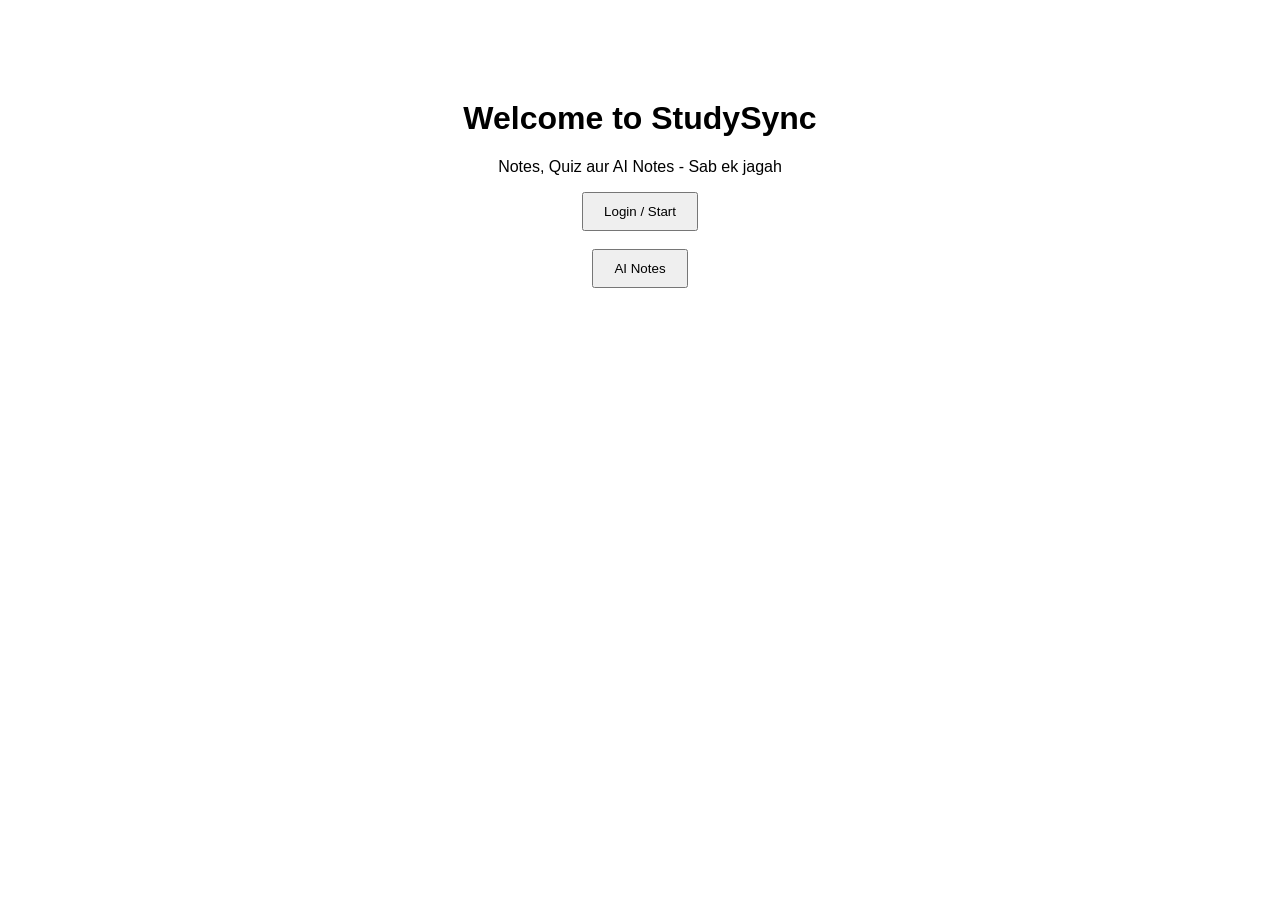
<file: frontend/index.html>
<!DOCTYPE html>
<html>
<head>
<title>StudySync</title>
</head>
<body style="text-align:center; font-family: Arial; margin-top:100px;">
<h1>Welcome to StudySync</h1>
<p>Notes, Quiz aur AI Notes - Sab ek jagah</p>
<a href="login.html"><button style="padding:10px 20px;">Login / Start</button></a>
<br><br>
<a href="ai.html"><button style="padding:10px 20px;">AI Notes</button></a>
</body>
</html>
</file>
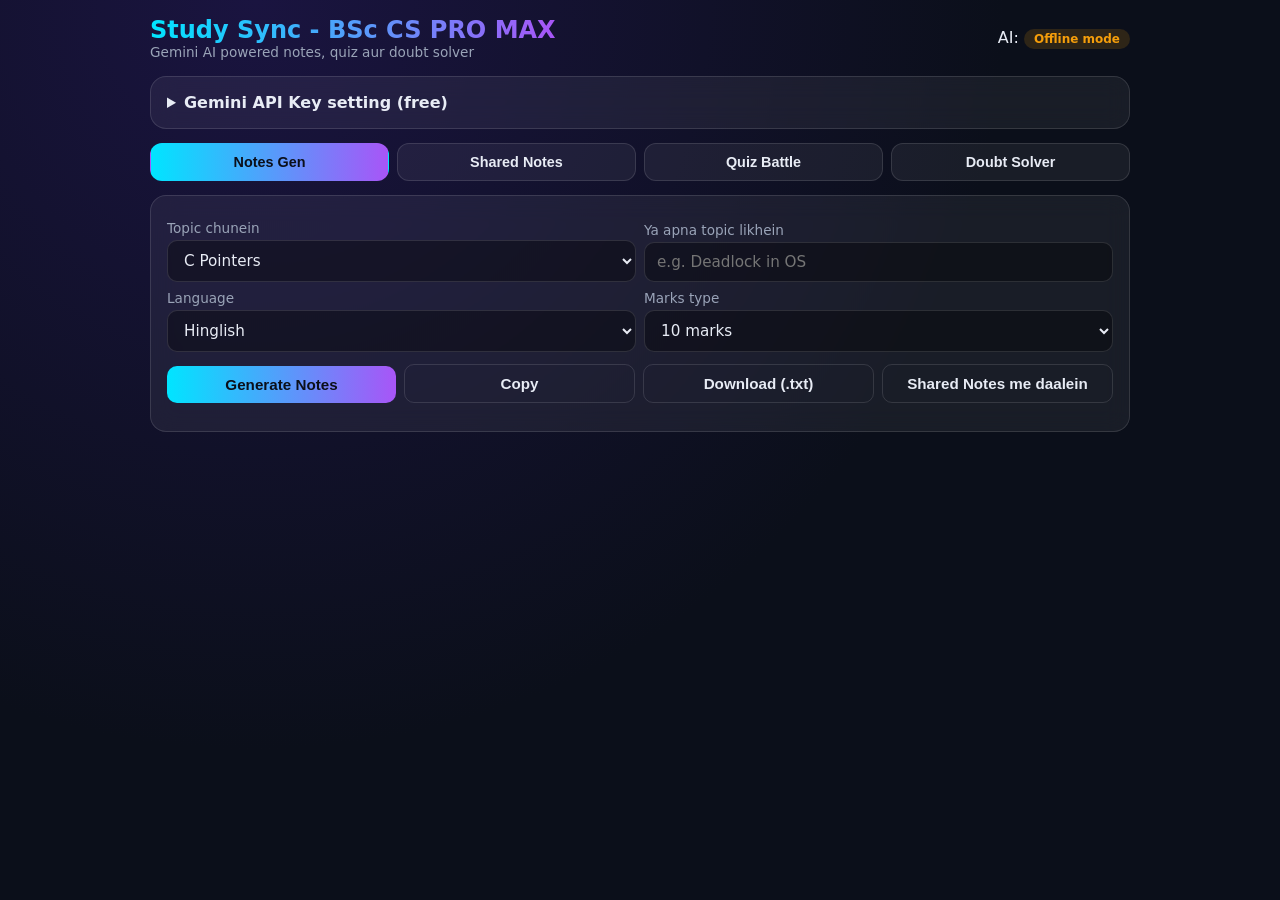
<file: frontend/ai.html>
<!DOCTYPE html>
<html lang="hi">
<head>
<meta charset="UTF-8">
<meta name="viewport" content="width=device-width, initial-scale=1.0">
<title>Study Sync - BSc CS PRO MAX (Gemini AI)</title>
<style>
  :root{
    --bg:#0b0f1a; --card:rgba(255,255,255,0.06); --border:rgba(255,255,255,0.12);
    --text:#e8ecf5; --muted:#9aa4b8; --a1:#00e5ff; --a2:#a855f7; --ok:#22c55e; --bad:#ef4444; --warn:#f59e0b;
  }
  *{box-sizing:border-box;margin:0;padding:0}
  body{font-family:system-ui,-apple-system,"Segoe UI",Roboto,sans-serif;background:radial-gradient(circle at 20% 0%,#1a1440 0%,var(--bg) 55%);color:var(--text);min-height:100vh;padding:16px}
  .wrap{max-width:980px;margin:0 auto}
  header{display:flex;justify-content:space-between;align-items:center;gap:12px;flex-wrap:wrap;margin-bottom:16px}
  h1{font-size:1.5rem;background:linear-gradient(90deg,var(--a1),var(--a2));-webkit-background-clip:text;background-clip:text;color:transparent}
  .sub{color:var(--muted);font-size:.85rem}
  .card{background:var(--card);border:1px solid var(--border);border-radius:16px;padding:16px;backdrop-filter:blur(12px);margin-bottom:14px}
  .tabs{display:grid;grid-template-columns:repeat(4,1fr);gap:8px;margin-bottom:14px}
  .tab{padding:10px 6px;border-radius:12px;border:1px solid var(--border);background:var(--card);color:var(--text);cursor:pointer;font-weight:600;font-size:.9rem}
  .tab.active{background:linear-gradient(90deg,var(--a1),var(--a2));color:#0b0f1a;border-color:transparent}
  .panel{display:none}.panel.active{display:block}
  label{display:block;font-size:.85rem;color:var(--muted);margin:8px 0 4px}
  input,select,textarea{width:100%;padding:10px 12px;border-radius:10px;border:1px solid var(--border);background:rgba(0,0,0,.35);color:var(--text);font-size:.95rem;font-family:inherit}
  textarea{min-height:120px;resize:vertical}
  .row{display:flex;gap:8px;flex-wrap:wrap;align-items:flex-end}
  .row>*{flex:1;min-width:140px}
  button.btn{padding:10px 16px;border:none;border-radius:10px;cursor:pointer;font-weight:700;background:linear-gradient(90deg,var(--a1),var(--a2));color:#0b0f1a;font-size:.95rem}
  button.btn:disabled{opacity:.5;cursor:not-allowed}
  button.ghost{background:transparent;color:var(--text);border:1px solid var(--border)}
  .output{white-space:normal;line-height:1.65;margin-top:12px;font-size:.95rem}
  .output h2,.output h3,.output h4{color:var(--a1);margin:14px 0 6px}
  .output pre{background:#05070d;border:1px solid var(--border);padding:12px;border-radius:10px;overflow-x:auto;margin:8px 0;white-space:pre}
  .output code{font-family:Consolas,monospace;font-size:.88rem}
  .output :not(pre)>code{background:rgba(255,255,255,.1);padding:1px 5px;border-radius:4px}
  .output ul,.output ol{padding-left:22px;margin:6px 0}
  .output p{margin:6px 0}
  .status{font-size:.85rem;margin-top:6px}
  .pill{display:inline-block;padding:3px 10px;border-radius:999px;font-size:.75rem;font-weight:700}
  .pill.on{background:rgba(34,197,94,.15);color:var(--ok)} .pill.off{background:rgba(245,158,11,.15);color:var(--warn)}
  .progress{height:12px;background:rgba(255,255,255,.08);border-radius:999px;overflow:hidden;margin:8px 0}
  .bar{height:100%;width:0;background:linear-gradient(90deg,var(--a1),var(--a2));transition:width .4s}
  .syl{display:flex;align-items:center;gap:8px;padding:6px 0;border-bottom:1px dashed var(--border)}
  .syl input{width:auto}
  .opt{display:block;width:100%;text-align:left;padding:12px;margin:6px 0;border-radius:10px;border:1px solid var(--border);background:rgba(0,0,0,.3);color:var(--text);cursor:pointer;font-size:.95rem}
  .opt:hover{border-color:var(--a1)}
  .opt.correct{background:rgba(34,197,94,.2);border-color:var(--ok)}
  .opt.wrong{background:rgba(239,68,68,.2);border-color:var(--bad)}
  .qhead{display:flex;justify-content:space-between;color:var(--muted);font-size:.85rem;margin-bottom:8px}
  .timer{font-weight:800;color:var(--a1)}
  .chat{max-height:420px;overflow-y:auto;display:flex;flex-direction:column;gap:10px;margin:10px 0}
  .msg{padding:10px 14px;border-radius:12px;max-width:90%}
  .msg.user{align-self:flex-end;background:linear-gradient(90deg,rgba(0,229,255,.2),rgba(168,85,247,.2))}
  .msg.bot{align-self:flex-start;background:rgba(255,255,255,.06);border:1px solid var(--border)}
  .loader{display:inline-block;width:16px;height:16px;border:2px solid var(--muted);border-top-color:var(--a1);border-radius:50%;animation:spin 1s linear infinite;vertical-align:middle}
  @keyframes spin{to{transform:rotate(360deg)}}
  .hide{display:none}
  a{color:var(--a1)}
  @media(max-width:600px){.tabs{grid-template-columns:repeat(2,1fr)} h1{font-size:1.2rem}}
</style>
</head>
<body>
<div class="wrap">

<header>
  <div>
    <h1>Study Sync - BSc CS PRO MAX</h1>
    <div class="sub">Gemini AI powered notes, quiz aur doubt solver</div>
  </div>
  <div>AI: <span id="aiStatus" class="pill off">Offline mode</span></div>
</header>

<!-- ============ API KEY SETTINGS ============ -->
<div class="card">
  <details id="keyBox">
    <summary style="cursor:pointer;font-weight:700">Gemini API Key setting (free)</summary>
    <p class="sub" style="margin-top:8px">Free key yahan se banayein: <a href="https://aistudio.google.com/apikey" target="_blank">aistudio.google.com/apikey</a> → "Create API key" → copy karke niche paste karein. Key sirf aapke browser (localStorage) me save hogi.</p>
    <div class="row" style="margin-top:8px">
      <div style="flex:3"><input id="apiKey" type="password" placeholder="AIza... apni key yahan paste karein"></div>
      <button class="btn" onclick="saveKey()">Save & Test</button>
      <button class="btn ghost" onclick="clearKey()">Remove</button>
    </div>
    <label>Model</label>
    <select id="modelSel" onchange="localStorage.setItem('ss_model',this.value)">
      <option value="gemini-2.5-flash">gemini-2.5-flash (recommended)</option>
      <option value="gemini-3.5-flash">gemini-3.5-flash</option>
      <option value="gemini-2.5-flash">gemini-2.5-flash</option>
      <option value="gemini-2.0-flash">gemini-2.0-flash</option>
    </select>
    <div id="keyMsg" class="status"></div>
  </details>
</div>

<div class="tabs">
  <button class="tab active" onclick="showTab(0)">Notes Gen</button>
  <button class="tab" onclick="showTab(1)">Shared Notes</button>
  <button class="tab" onclick="showTab(2)">Quiz Battle</button>
  <button class="tab" onclick="showTab(3)">Doubt Solver</button>
</div>

<!-- ============ TAB 1: NOTES ============ -->
<div class="panel active card">
  <div class="row">
    <div>
      <label>Topic chunein</label>
      <select id="topicSel"></select>
    </div>
    <div>
      <label>Ya apna topic likhein</label>
      <input id="customTopic" placeholder="e.g. Deadlock in OS">
    </div>
  </div>
  <div class="row">
    <div>
      <label>Language</label>
      <select id="notesLang">
        <option value="Hinglish (Hindi in Roman script mixed with English)">Hinglish</option>
        <option value="English">English</option>
        <option value="Hindi (Devanagari)">Hindi</option>
      </select>
    </div>
    <div>
      <label>Marks type</label>
      <select id="notesMarks">
        <option value="5 marks">5 marks</option>
        <option value="10 marks" selected>10 marks</option>
        <option value="short revision">Short revision</option>
      </select>
    </div>
  </div>
  <div class="row" style="margin-top:12px">
    <button class="btn" id="genBtn" onclick="generateNotes()">Generate Notes</button>
    <button class="btn ghost" onclick="copyText('notesOutput')">Copy</button>
    <button class="btn ghost" onclick="downloadNotes()">Download (.txt)</button>
    <button class="btn ghost" onclick="sendToShared()">Shared Notes me daalein</button>
  </div>
  <div id="notesOutput" class="output"></div>
</div>

<!-- ============ TAB 2: SHARED NOTES & SYLLABUS ============ -->
<div class="panel card">
  <label>Shared Notes (auto save)</label>
  <textarea id="sharedNotes" oninput="localStorage.setItem('ss_shared',this.value)" placeholder="Yahan notes likhein..."></textarea>
  <div class="row" style="margin-top:8px">
    <button class="btn ghost" onclick="insertTemplate('c')">C Template</button>
    <button class="btn ghost" onclick="insertTemplate('java')">Java Template</button>
    <button class="btn ghost" onclick="insertTemplate('sql')">SQL Template</button>
    <button class="btn" onclick="improveShared()">AI se Summarize / Improve</button>
  </div>
  <div id="sharedOutput" class="output"></div>

  <h3 style="margin-top:20px">Syllabus Progress</h3>
  <div class="progress"><div class="bar" id="sylBar"></div></div>
  <div id="sylText" class="sub"></div>
  <div id="sylList"></div>
</div>

<!-- ============ TAB 3: QUIZ ============ -->
<div class="panel card">
  <div id="quizSetup">
    <div class="row">
      <div><label>Quiz topic</label><input id="quizTopic" placeholder="e.g. DBMS Normalization, C Pointers"></div>
      <div><label>Sawal</label>
        <select id="quizCount"><option>5</option><option selected>10</option><option>15</option></select></div>
      <div><label>Level</label>
        <select id="quizLevel"><option>easy</option><option selected>medium</option><option>hard</option></select></div>
    </div>
    <div class="row" style="margin-top:12px">
      <button class="btn" id="quizBtn" onclick="startQuiz()">AI Quiz Start</button>
      <button class="btn ghost" onclick="startQuiz(true)">Offline Quiz</button>
      <button class="btn ghost" onclick="showMistakes()">Meri Mistakes</button>
    </div>
    <div id="quizMsg" class="status"></div>
  </div>
  <div id="quizArea" class="hide">
    <div class="qhead"><span id="qNum"></span><span>Score: <b id="score">0</b></span><span class="timer" id="timer">30s</span></div>
    <h3 id="qText" style="margin-bottom:8px"></h3>
    <div id="opts"></div>
    <div id="explain" class="output"></div>
    <button class="btn hide" id="nextBtn" onclick="nextQ()" style="margin-top:10px">Next</button>
  </div>
  <div id="mistakeArea" class="output"></div>
</div>

<!-- ============ TAB 4: DOUBT SOLVER ============ -->
<div class="panel card">
  <div class="chat" id="chat">
    <div class="msg bot">Namaste. Apna BSc CS ka koi bhi doubt poochiye — C, Java, DBMS, OS, DSA, Networks, Python...</div>
  </div>
  <div class="row">
    <div style="flex:4"><textarea id="doubtInput" style="min-height:60px" placeholder="Apna doubt likhein... (Ctrl+Enter se bhejein)"></textarea></div>
    <button class="btn" id="doubtBtn" onclick="solveDoubt()">Solve</button>
  </div>
  <button class="btn ghost" style="margin-top:8px" onclick="clearChat()">Chat clear</button>
</div>

</div>

<script>
/* =====================================================
   1. GEMINI AI HELPER
   ===================================================== */
function getKey(){ return localStorage.getItem('ss_key') || ''; }

async function askGemini(prompt, opts = {}){function getModel(){ return localStorage.getItem('ss_model') || 'gemini-2.5-flash'; }
  const key = getKey();
  if(!key) throw new Error('NO_KEY');
  const body = {
    contents: opts.history ? opts.history : [{ role:'user', parts:[{ text: prompt }] }],
    generationConfig: { temperature: opts.temperature ?? 0.7 }
  };
  if(opts.system) body.systemInstruction = { parts:[{ text: opts.system }] };
  if(opts.json) body.generationConfig.responseMimeType = 'application/json';

  const url = `https://generativelanguage.googleapis.com/v1beta/models/${getModel()}:generateContent`;
  const res = await fetch(url, {
    method:'POST',
    headers:{ 'Content-Type':'application/json', 'x-goog-api-key': key },
    body: JSON.stringify(body)
  });
  const data = await res.json();
  if(!res.ok){
    const m = data?.error?.message || res.statusText;
    if(res.status === 429) throw new Error('Free limit khatam (429). 1 minute baad try karein.');
    if(res.status === 400 && /API key/i.test(m)) throw new Error('API key galat hai. Settings me sahi key daalein.');
    if(res.status === 404) throw new Error('Model nahi mila. Settings me dusra model chunein.');
    throw new Error(m);
  }
  const text = data?.candidates?.[0]?.content?.parts?.map(p => p.text || '').join('') || '';
  if(!text) throw new Error('AI ne khali jawab diya, dobara try karein.');
  return text;
}

function updateStatus(){
  const el = document.getElementById('aiStatus');
  if(getKey()){ el.textContent = 'Gemini AI ON'; el.className = 'pill on'; }
  else { el.textContent = 'Offline mode'; el.className = 'pill off'; }
}

async function saveKey(){
  const k = document.getElementById('apiKey').value.trim();
  const msg = document.getElementById('keyMsg');
  if(!k){ msg.textContent = 'Pehle key paste karein.'; return; }
  localStorage.setItem('ss_key', k);
  msg.innerHTML = '<span class="loader"></span> Test ho raha hai...';
  try{
    await askGemini('Reply with just: OK');
    msg.innerHTML = '<span style="color:var(--ok)">Key kaam kar rahi hai. AI ON ho gaya.</span>';
  }catch(e){
    msg.innerHTML = '<span style="color:var(--bad)">Error: ' + esc(e.message) + '</span>';
  }
  updateStatus();
}
function clearKey(){ localStorage.removeItem('ss_key'); document.getElementById('apiKey').value=''; updateStatus(); document.getElementById('keyMsg').textContent='Key hata di gayi.'; }

/* Simple Markdown -> HTML (safe) */
function esc(s){ return String(s).replace(/&/g,'&amp;').replace(/</g,'&lt;').replace(/>/g,'&gt;'); }
function md(src){
  const blocks = [];
  src = src.replace(/```(\w*)\n?([\s\S]*?)```/g, (_, l, code) => { blocks.push(code); return `\u0000${blocks.length-1}\u0000`; });
  let html = esc(src)
    .replace(/^#### (.*)$/gm,'<h4>$1</h4>')
    .replace(/^### (.*)$/gm,'<h3>$1</h3>')
    .replace(/^## (.*)$/gm,'<h2>$1</h2>')
    .replace(/^# (.*)$/gm,'<h2>$1</h2>')
    .replace(/\*\*(.+?)\*\*/g,'<b>$1</b>')
    .replace(/`([^`]+)`/g,'<code>$1</code>')
    .replace(/^\s*[-*] (.*)$/gm,'<li>$1</li>')
    .replace(/^\s*\d+\. (.*)$/gm,'<li>$1</li>')
    .replace(/(<li>.*<\/li>\n?)+/g, m => '<ul>' + m + '</ul>')
    .replace(/\n{2,}/g,'</p><p>')
    .replace(/\n/g,'<br>');
  html = html.replace(/\u0000(\d+)\u0000/g, (_, i) => '<pre><code>' + esc(blocks[i]) + '</code></pre>');
  return '<p>' + html + '</p>';
}

/* =====================================================
   2. TABS
   ===================================================== */
function showTab(i){
  document.querySelectorAll('.tab').forEach((t,j)=>t.classList.toggle('active', i===j));
  document.querySelectorAll('.panel').forEach((p,j)=>p.classList.toggle('active', i===j));
}

/* =====================================================
   3. NOTES GENERATOR
   ===================================================== */
const topics = ["C Pointers","C Arrays & Strings","Java OOPs Concepts","Java Inheritance","Java Exception Handling",
  "DBMS Normalization","SQL Joins","DBMS ACID Properties","OS Process Scheduling","OS Deadlock","Paging & Segmentation",
  "Data Structures - Linked List","Stack & Queue","Sorting Algorithms","Binary Tree & BST","Computer Networks OSI Model",
  "TCP/IP Model","Python Basics","Digital Electronics - Logic Gates","Software Engineering SDLC"];
document.getElementById('topicSel').innerHTML = topics.map(t=>`<option>${t}</option>`).join('');

const notesDB = {
  "C Pointers": "## C Pointers\n**Definition:** Pointer ek variable hai jo dusre variable ka address store karta hai.\n\n### Theory\n- `&` address of operator\n- `*` dereference operator\n- Pointer arithmetic: p++ next element par jata hai\n\n### Code\n```c\n#include <stdio.h>\nint main(){\n  int a = 10;\n  int *p = &a;\n  printf(\"%d\", *p);\n  return 0;\n}\n```\n### Viva\n1. NULL pointer kya hai?\n2. Dangling pointer kya hai?"
};

async function generateNotes(){
  const out = document.getElementById('notesOutput');
  const btn = document.getElementById('genBtn');
  const topic = document.getElementById('customTopic').value.trim() || document.getElementById('topicSel').value;
  const lang = document.getElementById('notesLang').value;
  const marks = document.getElementById('notesMarks').value;
  out.innerHTML = '<span class="loader"></span> Notes ban rahe hai...';
  btn.disabled = true;
  try{
    const prompt = `Topic: "${topic}" (BSc Computer Science, Indian university exam).
Write exam-ready notes for a ${marks} answer in ${lang}.
Use this exact structure with markdown headings:
## ${topic}
### Definition
### Detailed Theory (with points)
### Diagram / Example (text based)
### Code Example (if relevant, C/Java/Python/SQL with comments)
### Advantages & Disadvantages (if relevant)
### Important Exam Points
### Viva Questions (5 with short answers)`;
    const text = await askGemini(prompt, { system: 'You are an expert BSc CS professor who writes clear, accurate, exam-oriented notes for Indian students.' });
    out.innerHTML = md(text);
    out.dataset.raw = text;
  }catch(e){
    const fallback = notesDB[topic] || `## ${topic}\n### Definition\n${topic} BSc CS ka important topic hai.\n### Theory\n- Basic concept samjhein\n- Working aur types likhein\n### Viva\n1. ${topic} kya hai?\n2. Iske types batayein.`;
    const note = e.message === 'NO_KEY' ? 'Offline notes dikh rahe hai. Asli AI notes ke liye upar Gemini API key daalein.' : 'AI error: ' + e.message + ' (offline notes dikh rahe hai)';
    out.innerHTML = `<div class="status" style="color:var(--warn)">${esc(note)}</div>` + md(fallback);
    out.dataset.raw = fallback;
  }finally{ btn.disabled = false; }
}

function copyText(id){
  const raw = document.getElementById(id).dataset.raw || document.getElementById(id).innerText;
  navigator.clipboard.writeText(raw).then(()=>alert('Copy ho gaya'));
}
function downloadNotes(){
  const raw = document.getElementById('notesOutput').dataset.raw;
  if(!raw){ alert('Pehle notes generate karein'); return; }
  const blob = new Blob([raw], {type:'text/plain'});
  const a = document.createElement('a');
  a.href = URL.createObjectURL(blob); a.download = 'StudySync_Notes.txt'; a.click();
}
function sendToShared(){
  const raw = document.getElementById('notesOutput').dataset.raw;
  if(!raw) return;
  const ta = document.getElementById('sharedNotes');
  ta.value += '\n\n' + raw; localStorage.setItem('ss_shared', ta.value);
  showTab(1);
}

/* =====================================================
   4. SHARED NOTES & SYLLABUS
   ===================================================== */
const templates = {
  c: "#include <stdio.h>\n\nint main() {\n    // code yahan\n    return 0;\n}\n",
  java: "public class Main {\n    public static void main(String[] args) {\n        // code yahan\n    }\n}\n",
  sql: "CREATE TABLE Student (\n  id INT PRIMARY KEY,\n  name VARCHAR(50),\n  marks INT\n);\nSELECT * FROM Student WHERE marks > 60;\n"
};
function insertTemplate(t){
  const ta = document.getElementById('sharedNotes');
  ta.value += '\n' + templates[t]; localStorage.setItem('ss_shared', ta.value);
}
async function improveShared(){
  const text = document.getElementById('sharedNotes').value.trim();
  const out = document.getElementById('sharedOutput');
  if(!text){ out.textContent = 'Pehle kuch notes likhein.'; return; }
  out.innerHTML = '<span class="loader"></span> AI padh raha hai...';
  try{
    const r = await askGemini(`Ye mere BSc CS ke notes hai. Inhe saaf, organized exam notes me badlo (Hinglish), galtiyan theek karo, aur last me 5 important points do:\n\n${text}`);
    out.innerHTML = md(r);
  }catch(e){ out.textContent = e.message === 'NO_KEY' ? 'Is feature ke liye Gemini API key chahiye.' : 'Error: ' + e.message; }
}

const syllabusData = ["C Programming","Data Structures","DBMS","Operating System","Computer Networks","Java (OOPs)","Python","Software Engineering","Digital Electronics","Discrete Maths"];
let sylDone = JSON.parse(localStorage.getItem('ss_syl') || '[]');
function renderSyllabus(){
  document.getElementById('sylList').innerHTML = syllabusData.map((s,i)=>
    `<label class="syl"><input type="checkbox" ${sylDone.includes(i)?'checked':''} onchange="toggleSyl(${i})"> ${s}</label>`).join('');
  const pct = Math.round(sylDone.length / syllabusData.length * 100);
  document.getElementById('sylBar').style.width = pct + '%';
  document.getElementById('sylText').textContent = `${sylDone.length}/${syllabusData.length} subjects complete (${pct}%)`;
}
function toggleSyl(i){
  sylDone = sylDone.includes(i) ? sylDone.filter(x=>x!==i) : [...sylDone, i];
  localStorage.setItem('ss_syl', JSON.stringify(sylDone)); renderSyllabus();
}

/* =====================================================
   5. QUIZ BATTLE
   ===================================================== */
const quizBank = [
  {q:"C me pointer ka size 64-bit system par usually kitna hota hai?", options:["2 bytes","4 bytes","8 bytes","16 bytes"], answer:2, explanation:"64-bit system par address 8 bytes ka hota hai."},
  {q:"Java me multiple inheritance kis se achieve hoti hai?", options:["Class","Interface","Package","Object"], answer:1, explanation:"Java classes multiple inheritance support nahi karti, interfaces karte hai."},
  {q:"Primary key ki property kya hai?", options:["NULL ho sakti hai","Duplicate ho sakti hai","Unique aur NOT NULL","Sirf number"], answer:2, explanation:"Primary key unique aur NOT NULL hoti hai."},
  {q:"Stack kis principle par kaam karta hai?", options:["FIFO","LIFO","Random","Priority"], answer:1, explanation:"Stack Last In First Out hai."},
  {q:"OSI model me kitni layers hai?", options:["5","6","7","4"], answer:2, explanation:"OSI model me 7 layers hai."},
  {q:"Binary search ki time complexity?", options:["O(n)","O(log n)","O(n²)","O(1)"], answer:1, explanation:"Har step me array aadha hota hai, isliye O(log n)."},
  {q:"Deadlock ki kitni necessary conditions hai?", options:["2","3","4","5"], answer:2, explanation:"Mutual exclusion, hold & wait, no preemption, circular wait."},
  {q:"SQL me duplicate rows hatane ke liye?", options:["UNIQUE","DISTINCT","DELETE","GROUP"], answer:1, explanation:"SELECT DISTINCT duplicate hata deta hai."}
];
let quiz = [], qi = 0, score = 0, timerId = null, timeLeft = 30, quizTopicName = '';
let mistakes = JSON.parse(localStorage.getItem('ss_mistakes') || '[]');

async function startQuiz(offline = false){
  const msg = document.getElementById('quizMsg');
  const btn = document.getElementById('quizBtn');
  const topic = document.getElementById('quizTopic').value.trim() || 'BSc Computer Science mixed (C, Java, DBMS, OS, DSA, Networks)';
  const count = +document.getElementById('quizCount').value;
  const level = document.getElementById('quizLevel').value;
  quizTopicName = topic;
  document.getElementById('mistakeArea').innerHTML = '';

  if(offline || !getKey()){
    if(!offline) msg.innerHTML = '<span style="color:var(--warn)">API key nahi hai, offline quiz chal raha hai.</span>';
    quiz = [...quizBank].sort(()=>Math.random()-0.5);
    return beginQuiz();
  }
  msg.innerHTML = '<span class="loader"></span> AI quiz bana raha hai...';
  btn.disabled = true;
  try{
    const prompt = `Create ${count} ${level} level multiple choice questions on "${topic}" for BSc Computer Science students (Indian university exams).
Return ONLY a JSON array. Each item: {"q": "question text", "options": ["A","B","C","D"], "answer": index_of_correct_option_0_to_3, "explanation": "short reason in Hinglish"}.
Questions must be factually correct, exactly 4 options, only one correct answer.`;
    const raw = await askGemini(prompt, { json:true, temperature:0.9 });
    let arr = JSON.parse(raw.replace(/```json|```/g,'').trim());
    if(!Array.isArray(arr)) arr = arr.questions || [];
    quiz = arr.filter(x => x.q && Array.isArray(x.options) && x.options.length >= 2 && Number.isInteger(+x.answer))
              .map(x => ({...x, answer:+x.answer}));
    if(!quiz.length) throw new Error('Quiz format galat aaya, dobara try karein.');
    msg.textContent = '';
    beginQuiz();
  }catch(e){
    msg.innerHTML = '<span style="color:var(--bad)">' + esc(e.message) + ' — offline quiz chal raha hai.</span>';
    quiz = [...quizBank].sort(()=>Math.random()-0.5);
    beginQuiz();
  }finally{ btn.disabled = false; }
}

function beginQuiz(){
  qi = 0; score = 0;
  document.getElementById('score').textContent = 0;
  document.getElementById('quizArea').classList.remove('hide');
  renderQuestion();
}

function renderQuestion(){
  clearInterval(timerId);
  const q = quiz[qi];
  document.getElementById('qNum').textContent = `Q ${qi+1}/${quiz.length}`;
  document.getElementById('qText').textContent = q.q;
  document.getElementById('explain').innerHTML = '';
  document.getElementById('nextBtn').classList.add('hide');
  document.getElementById('opts').innerHTML = q.options.map((o,i)=>`<button class="opt" onclick="checkAns(${i})">${String.fromCharCode(65+i)}. ${esc(o)}</button>`).join('');
  timeLeft = 30; document.getElementById('timer').textContent = '30s';
  timerId = setInterval(()=>{
    timeLeft--; document.getElementById('timer').textContent = timeLeft + 's';
    if(timeLeft <= 0){ clearInterval(timerId); checkAns(-1); }
  }, 1000);
}

function checkAns(i){
  clearInterval(timerId);
  const q = quiz[qi];
  const btns = document.querySelectorAll('#opts .opt');
  btns.forEach(b => b.disabled = true);
  btns[q.answer]?.classList.add('correct');
  if(i === q.answer){
    score++; document.getElementById('score').textContent = score;
  }else{
    if(i >= 0) btns[i].classList.add('wrong');
    mistakes.push({ q:q.q, your: i>=0 ? q.options[i] : 'Time out', correct:q.options[q.answer], topic:quizTopicName });
    mistakes = mistakes.slice(-50);
    localStorage.setItem('ss_mistakes', JSON.stringify(mistakes));
  }
  document.getElementById('explain').innerHTML = q.explanation ? '<b>Explanation:</b> ' + esc(q.explanation) : '';
  const nb = document.getElementById('nextBtn');
  nb.textContent = qi === quiz.length-1 ? 'Result dekhein' : 'Next';
  nb.classList.remove('hide');
}

function nextQ(){
  if(qi < quiz.length-1){ qi++; renderQuestion(); return; }
  document.getElementById('quizArea').classList.add('hide');
  const pct = Math.round(score/quiz.length*100);
  document.getElementById('quizMsg').innerHTML = `<h3>Quiz khatam. Score: ${score}/${quiz.length} (${pct}%)</h3>`;
}

async function showMistakes(){
  const area = document.getElementById('mistakeArea');
  if(!mistakes.length){ area.innerHTML = '<p>Abhi koi mistake save nahi hai.</p>'; return; }
  area.innerHTML = '<h3>Meri Mistakes</h3>' + mistakes.slice(-10).map(m=>
    `<p><b>Q:</b> ${esc(m.q)}<br><span style="color:var(--bad)">Aapka: ${esc(m.your)}</span> | <span style="color:var(--ok)">Sahi: ${esc(m.correct)}</span></p>`).join('') +
    `<button class="btn" onclick="explainMistakes()">AI se samjhein</button> <button class="btn ghost" onclick="mistakes=[];localStorage.removeItem('ss_mistakes');showMistakes()">Clear</button><div id="mistakeAI" class="output"></div>`;
}
async function explainMistakes(){
  const box = document.getElementById('mistakeAI');
  box.innerHTML = '<span class="loader"></span> AI samjha raha hai...';
  try{
    const list = mistakes.slice(-10).map((m,i)=>`${i+1}. Q: ${m.q} | Student answer: ${m.your} | Correct: ${m.correct}`).join('\n');
    const r = await askGemini(`Student ne ye sawal galat kiye. Har ek ka sahi concept short me Hinglish me samjhao aur last me weak topics + revision tips do:\n${list}`);
    box.innerHTML = md(r);
  }catch(e){ box.textContent = e.message === 'NO_KEY' ? 'Is feature ke liye API key chahiye.' : 'Error: ' + e.message; }
}

/* =====================================================
   6. DOUBT SOLVER (chat with memory)
   ===================================================== */
const doubtsDB = {
  "pointer": "Pointer ek variable hai jo dusre variable ka memory address store karta hai. Example: int *p = &a;",
  "normalization": "Normalization data redundancy kam karne ki process hai. 1NF, 2NF, 3NF, BCNF iske forms hai.",
  "deadlock": "Deadlock tab hota hai jab do ya zyada process ek dusre ke resource ka wait karte rehte hai. 4 conditions: Mutual Exclusion, Hold & Wait, No Preemption, Circular Wait.",
  "oops": "OOPs ke 4 pillars: Encapsulation, Inheritance, Polymorphism, Abstraction.",
  "recursion": "Recursion me function khud ko call karta hai. Base condition zaroori hai warna stack overflow hoga."
};
let chatHistory = [];

function addMsg(html, who){
  const d = document.createElement('div');
  d.className = 'msg ' + who; d.innerHTML = html;
  const c = document.getElementById('chat'); c.appendChild(d); c.scrollTop = c.scrollHeight;
  return d;
}

async function solveDoubt(){
  const inp = document.getElementById('doubtInput');
  const q = inp.value.trim();
  if(!q) return;
  inp.value = '';
  addMsg(esc(q), 'user');
  const wait = addMsg('<span class="loader"></span> Soch raha hoon...', 'bot');
  const btn = document.getElementById('doubtBtn'); btn.disabled = true;
  chatHistory.push({ role:'user', parts:[{ text:q }] });
  try{
    const ans = await askGemini('', {
      history: chatHistory.slice(-10),
      system: 'You are a friendly BSc Computer Science tutor for Indian students. Answer in the same language the student uses (Hinglish if mixed). Explain step by step with simple examples, give code when useful, and end with 1-2 exam tips. Keep it concise.'
    });
    chatHistory.push({ role:'model', parts:[{ text:ans }] });
    wait.innerHTML = md(ans);
  }catch(e){
    chatHistory.pop();
    const lower = q.toLowerCase();
    const key = Object.keys(doubtsDB).find(k => lower.includes(k));
    const base = key ? doubtsDB[key] : 'Is doubt ka ready answer offline database me nahi hai.';
    const note = e.message === 'NO_KEY' ? 'Har doubt ka AI answer pane ke liye upar Gemini API key daalein.' : 'AI error: ' + e.message;
    wait.innerHTML = esc(base) + `<div class="status" style="color:var(--warn)">${esc(note)}</div>`;
  }finally{ btn.disabled = false; }
}
function clearChat(){ chatHistory = []; document.getElementById('chat').innerHTML = '<div class="msg bot">Chat clear ho gaya. Naya doubt poochiye.</div>'; }
document.getElementById('doubtInput').addEventListener('keydown', e => { if(e.key === 'Enter' && e.ctrlKey) solveDoubt(); });

/* =====================================================
   7. INIT
   ===================================================== */
document.getElementById('sharedNotes').value = localStorage.getItem('ss_shared') || '';
let _k = localStorage.getItem("geminiApiKey") || localStorage.getItem("apiKey") || localStorage.getItem("gemini_key") || localStorage.getItem("api_key") || localStorage.getItem("GEMINI_API_KEY") || "";
  if(_k){ localStorage.setItem("geminiApiKey", _k); localStorage.setItem("apiKey", _k); }
document.getElementById('modelSel').value = getModel();
if(!getKey()) document.getElementById('keyBox').open = true;
renderSyllabus();
updateStatus();

</script>
 
</body>
</html>
</file>
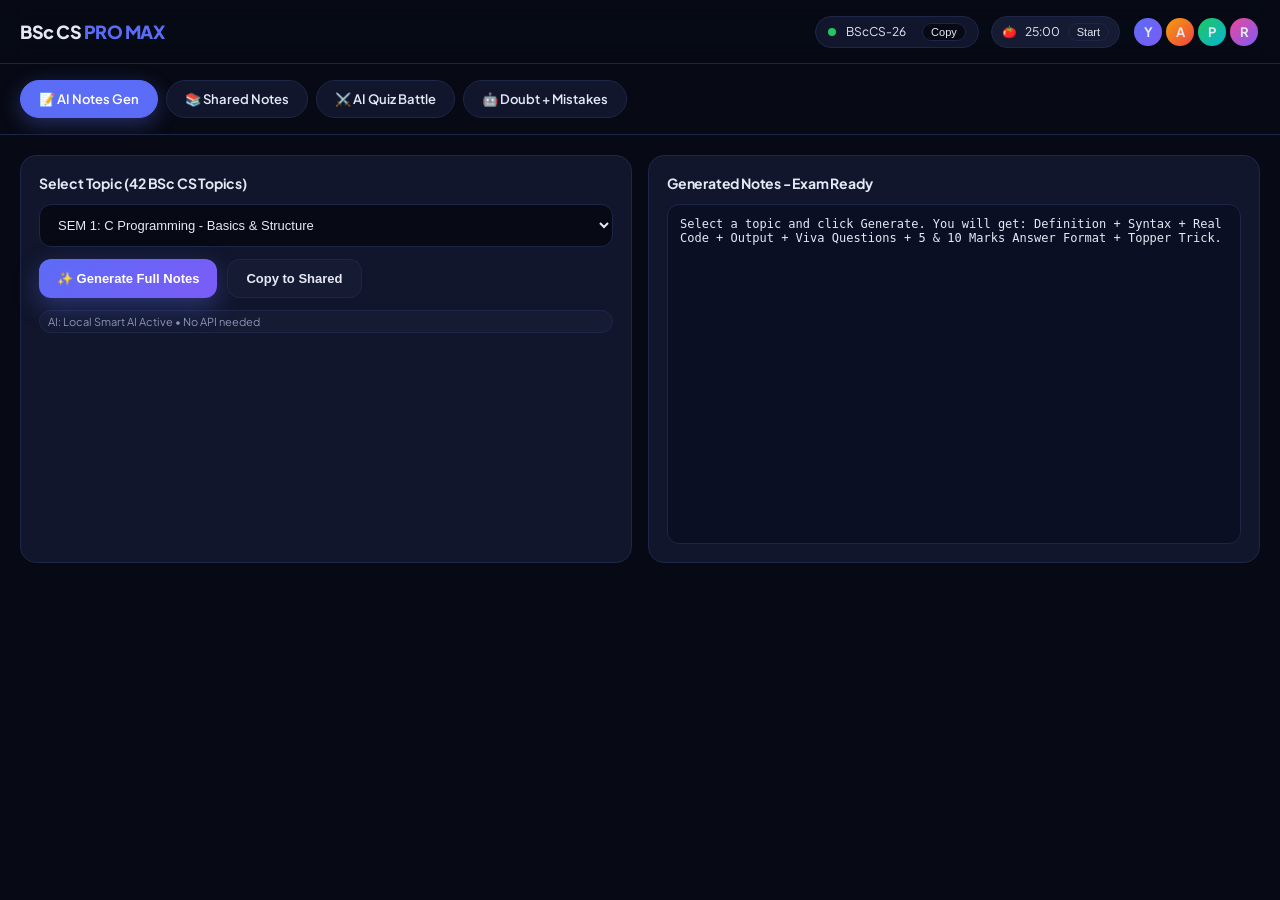
<file: frontend/bsc -cs.html>
<!DOCTYPE html>
<html lang="en">
<head>
  <meta charset="UTF-8">
  <meta name="viewport" content="width=device-width, initial-scale=1">
  <title>BSc CS PRO MAX - Complete Edition</title>
  <link href="https://fonts.googleapis.com/css2?family=Plus+Jakarta+Sans:wght@400;500;600;700;800&display=swap" rel="stylesheet">
  <style>
    :root{--bg:#070a14;--card:#11162c;--card2:#151b33;--border:#1e2647;--text:#e6e9f5;--muted:#8b93b5;--primary:#5b6cf6;--primary2:#7c5cf6;--green:#22c55e;--orange:#f59e0b}
    *{margin:0;padding:0;box-sizing:border-box}
    body{font-family:'Plus Jakarta Sans',sans-serif;background:var(--bg);color:var(--text);min-height:100vh}
    .topbar{height:64px;border-bottom:1px solid var(--border);display:flex;align-items:center;justify-content:space-between;padding:0 20px;position:sticky;top:0;background:rgba(7,10,20,0.9);backdrop-filter:blur(12px);z-index:10}
    .logo{font-weight:800;font-size:18px;letter-spacing:-0.5px}
    .logo span{color:var(--primary)}
    .room{display:flex;align-items:center;gap:10px;background:var(--card);border:1px solid var(--border);padding:6px 12px;border-radius:999px;font-size:12px}
    .dot{width:8px;height:8px;background:var(--green);border-radius:50%;animation:pulse 2s infinite}
    @keyframes pulse{0%{box-shadow:0 0 0 0 rgba(34,197,94,.6)}70%{box-shadow:0 0 0 8px rgba(34,197,94,0)}100%{box-shadow:0 0 0 0 rgba(34,197,94,0)}}
    .avatars{display:flex;align-items:center;gap:8px}
    .av{width:32px;height:32px;border-radius:50%;background:linear-gradient(135deg,var(--primary),var(--primary2));display:flex;align-items:center;justify-content:center;font-weight:700;font-size:13px;border:2px solid var(--bg);margin-left:-8px}
    .av:first-child{margin-left:0}
    .tabs{display:flex;gap:8px;padding:16px 20px;border-bottom:1px solid var(--border);overflow:auto}
    .tab{padding:10px 18px;border-radius:999px;background:var(--card);border:1px solid var(--border);font-size:13px;font-weight:600;cursor:pointer;white-space:nowrap;transition:.2s}
    .tab.active{background:var(--primary);border-color:var(--primary);color:#fff;box-shadow:0 6px 20px rgba(91,108,246,.35)}
    .container{padding:20px;max-width:1280px;margin:0 auto;display:grid;grid-template-columns:1fr;gap:20px}
    .card{background:var(--card);border:1px solid var(--border);border-radius:16px;padding:18px}
    .card h3{font-size:14px;margin-bottom:12px;letter-spacing:-0.2px}
    .select, .input, .textarea{width:100%;background:var(--bg);border:1px solid var(--border);color:var(--text);padding:12px 14px;border-radius:12px;font-size:13px;outline:none}
    .textarea{min-height:220px;resize:vertical;line-height:1.6}
    .btn{padding:11px 18px;border-radius:12px;border:none;font-weight:700;font-size:13px;cursor:pointer;transition:.2s}
    .btn-primary{background:linear-gradient(135deg,var(--primary),var(--primary2));color:#fff;box-shadow:0 8px 24px rgba(91,108,246,.35)}
    .btn-primary:active{transform:scale(.98)}
    .btn-ghost{background:var(--card2);border:1px solid var(--border);color:var(--text)}
    .row{display:flex;gap:10px;flex-wrap:wrap}
    .badge{font-size:11px;padding:4px 8px;border-radius:999px;background:var(--card2);border:1px solid var(--border);color:var(--muted)}
    .grid2{display:grid;grid-template-columns:1fr 1fr;gap:16px}
    @media(max-width:900px){.grid2{grid-template-columns:1fr}}
    .syllabus-item{display:flex;align-items:center;gap:10px;padding:10px 12px;border-radius:12px;background:var(--bg);border:1px solid var(--border);margin-bottom:8px;font-size:12px;cursor:pointer}
    .syllabus-item input{accent-color:var(--primary)}
    .code{font-family:monospace;background:#0a0f24;border:1px solid var(--border);padding:12px;border-radius:12px;font-size:12px;overflow:auto;white-space:pre-wrap}
    .quiz-q{font-size:14px;font-weight:600;margin-bottom:12px;line-height:1.5}
    .quiz-opt{padding:11px 14px;border-radius:12px;background:var(--bg);border:1px solid var(--border);margin-bottom:8px;font-size:13px;cursor:pointer;transition:.15s}
    .quiz-opt:hover{border-color:var(--primary)}
    .quiz-opt.correct{border-color:var(--green);background:rgba(34,197,94,.12)}
    .quiz-opt.wrong{border-color:#ef4444;background:rgba(239,68,68,.12)}
    .pomodoro{display:flex;align-items:center;gap:8px;font-size:12px;background:var(--card2);border:1px solid var(--border);padding:6px 10px;border-radius:999px}
  </style>
</head>
<body>
<div class="topbar">
  <div class="logo">BSc CS <span>PRO MAX</span></div>
  <div style="display:flex;gap:12px;align-items:center">
    <div class="room"><div class="dot"></div><span id="roomCode">BScCS-26</span><button onclick="copyRoom()" style="margin-left:6px;background:var(--bg);border:1px solid var(--border);color:var(--text);padding:2px 8px;border-radius:999px;font-size:11px;cursor:pointer">Copy</button></div>
    <div class="pomodoro"><span>🍅</span><span id="pomoTime">25:00</span><button onclick="togglePomo()" id="pomoBtn" class="btn-ghost" style="padding:2px 8px;border-radius:999px;font-size:11px">Start</button></div>
    <div class="avatars"><div class="av">Y</div><div class="av" style="background:linear-gradient(135deg,#f59e0b,#ef4444)">A</div><div class="av" style="background:linear-gradient(135deg,#22c55e,#06b6d4)">P</div><div class="av" style="background:linear-gradient(135deg,#ec4899,#7c5cf6)">R</div></div>
  </div>
</div>

<div class="tabs">
  <div class="tab active" onclick="switchTab(0)">📝 AI Notes Gen</div>
  <div class="tab" onclick="switchTab(1)">📚 Shared Notes</div>
  <div class="tab" onclick="switchTab(2)">⚔️ AI Quiz Battle</div>
  <div class="tab" onclick="switchTab(3)">🤖 Doubt + Mistakes</div>
</div>

<div class="container" id="tab0">
  <div class="grid2">
    <div class="card">
      <h3>Select Topic (42 BSc CS Topics)</h3>
      <select id="topicSelect" class="select">
        <option>SEM 1: C Programming - Basics & Structure</option>
        <option>SEM 1: C - Loops (for, while, do-while)</option>
        <option>SEM 1: C - Arrays & Strings</option>
        <option>SEM 1: C - Pointers (Most Important)</option>
        <option>SEM 1: C - Functions & Recursion</option>
        <option>SEM 1: C - Structures & Union</option>
        <option>SEM 1: Digital Electronics - Logic Gates</option>
        <option>SEM 2: Data Structures - Stack</option>
        <option>SEM 2: Data Structures - Queue & Circular Queue</option>
        <option>SEM 2: Data Structures - Linked List (Singly, Doubly)</option>
        <option>SEM 2: Data Structures - Trees & BST</option>
        <option>SEM 2: Data Structures - Graphs & BFS/DFS</option>
        <option>SEM 2: Computer Organization - CPU & ALU</option>
        <option>SEM 2: Operating System - Process Scheduling</option>
        <option>SEM 3: OOP C++ - Classes & Objects</option>
        <option>SEM 3: OOP C++ - Inheritance & Types</option>
        <option>SEM 3: OOP C++ - Polymorphism & Virtual</option>
        <option>SEM 3: DBMS - ER Model & Keys</option>
        <option>SEM 3: DBMS - Normalization (1NF,2NF,3NF,BCNF)</option>
        <option>SEM 3: DBMS - SQL Joins & Queries</option>
        <option>SEM 4: Java - OOP Concepts & Collections</option>
        <option>SEM 4: Software Engineering - SDLC Models</option>
        <option>SEM 4: Computer Networks - OSI vs TCP/IP</option>
        <option>SEM 4: Web Tech - HTML/CSS/JS Basics</option>
        <option>SEM 5: Python - List, Tuple, Dict</option>
        <option>SEM 5: Python - File Handling & OOP</option>
        <option>SEM 5: Theory of Computation - DFA/NFA</option>
        <option>SEM 5: AI - Search Algorithms</option>
        <option>SEM 6: Cloud Computing - Types & Services</option>
        <option>SEM 6: Cyber Security - Encryption</option>
      </select>
      <div style="height:12px"></div>
      <div class="row"><button class="btn btn-primary" onclick="generateNotes()">✨ Generate Full Notes</button><button class="btn btn-ghost" onclick="copyToShared()">Copy to Shared</button></div>
      <div style="height:12px"></div>
      <div class="badge">AI: Local Smart AI Active • No API needed</div>
    </div>
    <div class="card"><h3>Generated Notes - Exam Ready</h3><div id="notesOutput" class="code" style="min-height:340px">Select a topic and click Generate. You will get: Definition + Syntax + Real Code + Output + Viva Questions + 5 & 10 Marks Answer Format + Topper Trick.</div></div>
  </div>
</div>

<div class="container" id="tab1" style="display:none">
  <div class="grid2" style="grid-template-columns:280px 1fr 260px">
    <div class="card"><h3>📖 6 Sem Tracker</h3><div id="syllabusList"></div><div style="margin-top:12px"><div class="badge" id="progressText">Progress: 0%</div><div style="height:8px;background:var(--bg);border-radius:999px;margin-top:8px;overflow:hidden"><div id="progressBar" style="height:100%;width:0%;background:linear-gradient(90deg,var(--primary),var(--green));transition:.3s"></div></div></div></div>
    <div class="card"><h3>Shared Live Editor (Auto Save)</h3><textarea id="sharedEditor" class="textarea" placeholder="Yahan notes likho... sab auto save hota hai. Example: # Stack Notes..."></textarea><div class="row" style="margin-top:10px"><span class="badge" id="wordCount">0 words</span><span class="badge" id="saveStatus">Saved ✓</span></div></div>
    <div class="card"><h3>Quick Templates</h3><button class="btn btn-ghost" style="width:100%;margin-bottom:8px" onclick="insertTemplate('c')">C Program Template</button><button class="btn btn-ghost" style="width:100%;margin-bottom:8px" onclick="insertTemplate('java')">Java Class Template</button><button class="btn btn-ghost" style="width:100%;margin-bottom:8px" onclick="insertTemplate('sql')">SQL Query Template</button><button class="btn btn-ghost" style="width:100%" onclick="insertTemplate('python')">Python Template</button><div style="height:16px"></div><h3>Lab Programs</h3><div id="labList" style="max-height:240px;overflow:auto"></div></div>
  </div>
</div><div class="container" id="tab2" style="display:none">
  <div class="grid2">
    <div class="card">
      <h3>⚔️ Quiz Battle - 300+ PYQ</h3>
      <div class="row" style="margin-bottom:12px">
        <select id="quizFilter" class="select" style="max-width:220px"><option value="all">All Subjects</option><option value="c">C Programming</option><option value="ds">Data Structures</option><option value="dbms">DBMS</option><option value="os">OS</option><option value="cn">CN</option><option value="java">Java</option><option value="python">Python</option></select>
        <button class="btn btn-primary" onclick="startQuiz()">Start Battle (10 Q)</button>
      </div>
      <div id="quizBox"><div class="code">Click Start Battle. 30 sec per question, live leaderboard, wrong answers auto go to Mistake Bank.</div></div>
    </div>
    <div class="card">
      <h3>🏆 Live Leaderboard</h3>
      <div id="leaderboard"></div>
      <div style="height:12px"></div>
      <h3>⏱️ Timer: <span id="quizTimer">30</span>s</h3>
      <div style="height:8px;background:var(--bg);border-radius:999px;overflow:hidden;margin-top:6px"><div id="timerBar" style="height:100%;width:100%;background:var(--primary)"></div></div>
    </div>
  </div>
</div>

<div class="container" id="tab3" style="display:none">
  <div class="grid2">
    <div class="card">
      <h3>🤖 AI Doubt Solver - Instant + Custom</h3>
      <input id="doubtInput" class="input" placeholder="Doubt likho: Stack vs Queue, Process vs Thread...">
      <div style="height:10px"></div>
      <div class="row"><button class="btn btn-primary" onclick="solveDoubt()">Solve Doubt ✨</button><button class="btn btn-ghost" onclick="insertDoubt('Stack vs Queue')">Stack vs Queue</button><button class="btn btn-ghost" onclick="insertDoubt('Process vs Thread')">Process vs Thread</button><button class="btn btn-ghost" onclick="insertDoubt('SQL vs NoSQL')">SQL vs NoSQL</button></div>
      <div style="height:12px"></div>
      <div id="doubtOutput" class="code" style="min-height:300px">Common Doubts: Stack vs Queue, Linked List vs Array, C++ vs Java, OS Scheduling, Normalization, OSI vs TCP/IP. Upar type karo ya button dabao.</div>
    </div>
    <div class="card">
      <h3>📕 Mistake Bank (Auto)</h3>
      <div class="row" style="margin-bottom:10px"><select id="mistakeFilter" class="select" style="max-width:160px"><option value="all">All</option><option value="c">C</option><option value="ds">DS</option><option value="dbms">DBMS</option></select><button class="btn btn-ghost" onclick="clearMistakes()">Clear All</button></div>
      <div id="mistakeList" style="max-height:360px;overflow:auto"></div>
      <div style="height:12px"></div>
      <div class="row"><span class="badge" id="mistakeStats">Total: 0 | Accuracy: 0%</span></div>
    </div>
  </div>
</div>

<script>
// ---------- DATA ----------
const syllabusData=[
  {sem:'SEM 1', topics:['C Basics','Loops','Arrays','Pointers','Functions','Structures','Digital Logic']},
  {sem:'SEM 2', topics:['Stack','Queue','Linked List','Trees','Graphs','CPU & ALU','Process Scheduling']},
  {sem:'SEM 3', topics:['C++ Classes','Inheritance','Polymorphism','ER Model','Normalization','SQL Joins']},
  {sem:'SEM 4', topics:['Java OOP','SDLC Models','OSI vs TCP/IP','HTML/CSS/JS']},
  {sem:'SEM 5', topics:['Python List/Dict','File Handling','DFA/NFA','AI Search']},
  {sem:'SEM 6', topics:['Cloud Types','Encryption','Major Project']}
];
const labPrograms=[
  {title:'C: Factorial Recursion', code:'#include <stdio.h>\nint fact(int n){if(n<=1)return 1; return n*fact(n-1);}\nint main(){printf("%d",fact(5));}'},
  {title:'C: Pointer Swap', code:'#include <stdio.h>\nvoid swap(int *a,int *b){int t=*a;*a=*b;*b=t;}\nint main(){int x=5,y=10;swap(&x,&y);printf("%d %d",x,y);}'},
  {title:'DS: Stack Push Pop', code:'#define MAX 100\nint stack[MAX],top=-1;\nvoid push(int v){stack[++top]=v;}\nint pop(){return stack[top--];}'},
  {title:'SQL: Joins', code:'SELECT * FROM Students s INNER JOIN Marks m ON s.id=m.sid;'},
  {title:'Java: Inheritance', code:'class Animal{void eat(){}} class Dog extends Animal{void bark(){}}'},
  {title:'Python: List Comprehension', code:'squares=[x*x for x in range(10) if x%2==0]\nprint(squares)'},
  {title:'Python: File Handling', code:'with open("data.txt","w") as f:\n f.write("BSc CS")'},
];
const notesDB={
  'Pointers':`📌 POINTERS - BSc CS Most Important (5 Marks + 10 Marks)

**Definition:** Pointer is a variable that stores address of another variable.

**Syntax:**
int a=10;
int *p=&a; // p holds address of a
printf("%d",*p); // value via pointer =10

**Why Use?** Dynamic Memory, Call by Reference, Data Structures (Linked List, Trees)

**Types:** NULL, Void, Wild, Dangling

**Example - Call by Reference Swap:**
void swap(int *x,int *y){int t=*x;*x=*y;*y=t;}

**Viva Q:**
Q: * and & difference?
A: & = address operator, * = value at operator
Q: Pointer size?
A: 8 bytes (64-bit), always same irrespective of data type

**10 Marks Answer Format:**
1. Def + Diagram (box for variable, arrow for pointer)
2. Syntax + Example
3. Types + Uses
4. Advantages/Disadvantages

**Topper Trick:** Diagram zaroor banao exam me, 2 marks extra!`,
  'Stack':`📌 STACK - LIFO (Last In First Out)

**Operations:** Push, Pop, Peek, isEmpty, isFull
**Implementation:** Array or Linked List

**Code (Array):**
#define MAX 100
int stack[MAX], top=-1;
void push(int x){if(top==MAX-1)overflow; stack[++top]=x;}
int pop(){if(top==-1)underflow; return stack[top--];}

**Applications:** Recursion, Undo, Browser Back, Expression Evaluation (Infix->Postfix)

**Viva:** Stack vs Queue?
Stack=LIFO, Queue=FIFO

**Time Complexity:** O(1) for push/pop`,
  'Normalization':`📌 DBMS NORMALIZATION - Very Important for 10 Marks

**Why?** Remove redundancy, avoid anomalies.

**1NF:** Atomic values, no repeating groups
**2NF:** 1NF + No partial dependency (on part of composite key)
**3NF:** 2NF + No transitive dependency (non-key -> non-key)
**BCNF:** 3NF + Every determinant is candidate key

**Example:**
Student(id,name,dept,deptHead) - id->dept, dept->deptHead = Transitive, so split:
Student(id,name,dept) + Dept(dept,deptHead)

**Viva:** Define Functional Dependency? X->Y if X determines Y.

**Trick:** Exam me example table bana ke 1NF->2NF->3NF dikhao, full marks!`
};

const doubtsDB={
  'stack vs queue':`**Stack vs Queue - Clear Difference**

| Feature | Stack | Queue |
|---------|-------|-------|
| Principle | LIFO | FIFO |
| Ends | One end (Top) | Two ends (Front,Rear) |
| Operations | Push/Pop | Enqueue/Dequeue |
| Use | Recursion, Undo | Scheduling, BFS |

**Code Hint:**
Stack: push(5); pop() -> 5 last
Queue: enqueue(5); dequeue() -> 5 first

**Interview Q:** Can we implement Queue using 2 Stacks? Yes!

**Common Error:** Stack overflow vs Queue overflow both check full.`,
  'process vs thread':`**Process vs Thread**

**Process:** Independent program in execution, heavy, separate memory, IPC via OS.
**Thread:** Lightweight, part of process, shared memory, faster context switch.

**Example:** Chrome - each tab process, inside tab threads for rendering, JS.

**OS Q:** Multithreading advantages? Responsiveness, Resource sharing.

**Code:** pthread in C: pthread_create(&t,NULL,func,NULL);`,
  'sql vs nosql':`**SQL vs NoSQL**

**SQL (RDBMS):** Structured, Table, ACID, MySQL, PostgreSQL, Use: Banking
**NoSQL:** Unstructured, Document/Key-Value, BASE, MongoDB, Use: Big Data, Real-time

**When to use?**
SQL: Need joins, transactions
NoSQL: Need scalability, flexible schema

**Example:**
SQL: SELECT * FROM users WHERE id=1
NoSQL: db.users.find({_id:1})`
};

const quizBank=[
  {sub:'c',q:'What is output? int *p; printf("%d",sizeof(p)); on 64-bit?',opts:['2','4','8','10'],ans:2,exp:'Pointer size 8 bytes on 64-bit'},
  {sub:'c',q:'Which is NOT valid pointer?',opts:['int *p;','int* p;','int * p;','int p*;'],ans:3,exp:'* must be with variable or type, not after'},
  {sub:'ds',q:'Stack works on?',opts:['FIFO','LIFO','LILO','FILO'],ans:1,exp:'Last In First Out'},
  {sub:'ds',q:'Best data structure for BFS?',opts:['Stack','Queue','Tree','Graph'],ans:1,exp:'Queue used for BFS'},
  {sub:'ds',q:'Infix to Postfix needs?',opts:['Queue','Stack','Array','Linked List'],ans:1,exp:'Stack for operator precedence'},
  {sub:'dbms',q:'BCNF is stricter than?',opts:['1NF','2NF','3NF','All'],ans:2,exp:'BCNF > 3NF > 2NF > 1NF'},
  {sub:'dbms',q:'Which JOIN returns all from both tables?',opts:['INNER','LEFT','RIGHT','FULL OUTER'],ans:3,exp:'FULL OUTER JOIN'},
  {sub:'os',q:'Round Robin is?',opts:['Preemptive','Non-Preemptive','Both','None'],ans:0,exp:'RR is preemptive with time quantum'},
  {sub:'cn',q:'OSI has how many layers?',opts:['4','5','7','9'],ans:2,exp:'7 layers: P D N T S P A'},
  {sub:'java',q:'Java is?',opts:['Compiled only','Interpreted only','Both compiled+interpreted','None'],ans:2,exp:'javac -> bytecode -> JVM interprets'},
  {sub:'python',q:'Output: [x*x for x in range(3)]',opts:['[0,1,4]','[1,4,9]','[0,1,4,9]','Error'],ans:0,exp:'0*0=0,1*1=1,2*2=4'},
  {sub:'c',q:'Recursion needs?',opts:['Queue','Stack','Heap','Tree'],ans:1,exp:'Call stack uses stack memory'}
];

let currentQuiz=[],currentIdx=0,score=0,timerInt=null,timeLeft=30;
let mistakes=JSON.parse(localStorage.getItem('bsc-mistakes')||'[]');
let syllabusChecked=JSON.parse(localStorage.getItem('bsc-syllabus')||'{}');

// ---------- INIT ----------
function init(){
  // syllabus
  const sList=document.getElementById('syllabusList');
  sList.innerHTML='';
  syllabusData.forEach((semObj,si)=>{
    const h=document.createElement('div');h.innerHTML=`<b style="font-size:11px;color:var(--muted)">${semObj.sem}</b>`;sList.appendChild(h);
    semObj.topics.forEach((t,ti)=>{
      const key=semObj.sem+'-'+t; const checked=syllabusChecked[key]? 'checked':'';
      sList.innerHTML+=`<label class="syllabus-item"><input type="checkbox" ${checked} onchange="toggleSyllabus('${key}',this.checked)"> ${t}</label>`;
    });
  });
  updateProgress();
  // lab
  const lab=document.getElementById('labList');
  lab.innerHTML=labPrograms.map(p=>`<div style="padding:8px;border:1px solid var(--border);border-radius:10px;margin-bottom:6px;cursor:pointer" onclick="showLab('${p.title.replace(/'/g,'')}')"><b style="font-size:11px">${p.title}</b><div class="badge" style="margin-top:4px">View Code</div></div>`).join('');
  // shared editor load
  document.getElementById('sharedEditor').value=localStorage.getItem('bsc-shared')||'';
  document.getElementById('sharedEditor').addEventListener('input',e=>{
    localStorage.setItem('bsc-shared',e.target.value);
    document.getElementById('wordCount').textContent=e.target.value.split(/\s+/).filter(Boolean).length+' words';
    document.getElementById('saveStatus').textContent='Saving...'; setTimeout(()=>document.getElementById('saveStatus').textContent='Saved ✓',400);
  });
  renderMistakes();
  renderLeaderboard();
}<script>
// continue
function switchTab(i){
  document.querySelectorAll('.tabs .tab').forEach((el,idx)=>el.classList.toggle('active',idx===i));
  document.querySelectorAll('.container').forEach((el,idx)=>el.style.display= idx===i ? 'grid':'none');
}
function copyRoom(){navigator.clipboard.writeText(document.getElementById('roomCode').textContent); alert('Room Code Copied: BScCS-26');}
Notes(){
  const sel=document.getElementById('topicSelect').value;
  let key='Pointers';
  if(sel.toLowerCase().includes('stack')) key='Stack';
  if(sel.toLowerCase().includes('normalization')) key='Normalization';
  if(sel.toLowerCase().includes('pointers')) key='Pointers';
  let content=notesDB[key];
  if(!content){
    content=`📌 ${sel} - Complete Notes
function generate
**Definition:** ${sel} is core concept of BSc CS syllabus.

**Theory:**
- Important for 5 & 10 marks
- Asked in Sem exams + Viva

**Detailed Explanation:**
1. Introduction & Need
2. Diagram / Architecture
3. Types / Classification
4. Example with Code
5. Advantages / Disadvantages
6. Applications

**Sample Code:**
// Example for ${sel}
#include <stdio.h>
int main(){
 printf("BSc CS - ${sel} example\\n");
 // Logic for ${sel}
 return 0;
}

**Viva Questions:**
Q1: Define ${sel}?
Q2: Real life use?
Q3: Difference with related topic?

**Exam Writing Trick:**
Start with definition, add diagram, add code, end with applications. 2 pages = full marks.

**Topper Note:** Jo topic select kiya hai uska diagram zaroor banao, teacher impress hota hai!`;
  }
  document.getElementById('notesOutput').textContent=content;
}
function copyToShared(){
  const txt=document.getElementById('notesOutput').textContent;
  const ed=document.getElementById('sharedEditor');
  ed.value=txt+"\\n\\n"+ed.value; localStorage.setItem('bsc-shared',ed.value);
  alert('Copied to Shared Notes!');
  switchTab(1);
}
function toggleSyllabus(key,checked){
  syllabusChecked[key]=checked; localStorage.setItem('bsc-syllabus',JSON.stringify(syllabusChecked)); updateProgress();
}
function updateProgress(){
  const total=Object.keys(syllabusChecked).length || syllabusData.reduce((s,x)=>s+x.topics.length,0);
  const done=Object.values(syllabusChecked).filter(Boolean).length;
  const pct= total? Math.round(done/ (syllabusData.reduce((a,b)=>a+b.topics.length,0)) *100):0;
  const realPct=Math.min(100,pct);
  document.getElementById('progressText').textContent=`Progress: ${realPct}% (${done} topics)`;
  document.getElementById('progressBar').style.width=realPct+'%';
}
function insertTemplate(type){
  const ed=document.getElementById('sharedEditor');
  const templates={
    c:'#include <stdio.h>\\nint main(){\\n  printf("Hello BSc CS");\\n  return 0;\\n}',
    java:'class Main{\\n public static void main(String[] args){\\n  System.out.println("BSc CS");\\n }\\n}',
    sql:'SELECT s.name, m.marks FROM Students s JOIN Marks m ON s.id=m.sid WHERE m.marks>80;',
    python:'def main():\\n    print("BSc CS PRO MAX")\\n    arr=[1,2,3]\\n    print([x*x for x in arr])\\nif __name__=="__main__":\\n    main()'
  };
  ed.value=templates[type]+'\\n\\n'+ed.value; localStorage.setItem('bsc-shared',ed.value);
}
function showLab(title){
  const found=labPrograms.find(x=>x.title===title);
  if(found){ document.getElementById('sharedEditor').value=found.code+'\\n\\n'+document.getElementById('sharedEditor').value; switchTab(1); }
}
function startQuiz(){
  const filter=document.getElementById('quizFilter').value;
  let pool=quizBank;
  if(filter!=='all') pool=quizBank.filter(q=>q.sub===filter);
  pool=[...pool].sort(()=>Math.random()-0.5);
  currentQuiz=pool.slice(0,10);
  if(currentQuiz.length===0) currentQuiz=quizBank.slice(0,10);
  currentIdx=0; score=0;
  renderQuestion();
  startTimer();
}
function renderQuestion(){
  if(currentIdx>=currentQuiz.length){ endQuiz(); return; }
  const q=currentQuiz[currentIdx];
  document.getElementById('quizBox').innerHTML=`<div class="quiz-q">Q${currentIdx+1}. ${q.q}</div>`+q.opts.map((o,i)=>`<div class="quiz-opt" onclick="checkAns(${i})">${String.fromCharCode(65+i)}. ${o}</div>`).join('')+`<div class="badge" style="margin-top:10px">Subject: ${q.sub.toUpperCase()} | Score: ${score}/${currentQuiz.length}</div>`;
}
function checkAns(i){
  const q=currentQuiz[currentIdx];
  const opts=document.querySelectorAll('.quiz-opt');
  opts.forEach((el,idx)=>{
    if(idx===q.ans) el.classList.add('correct');
    if(idx===i && idx!==q.ans) el.classList.add('wrong');
    el.style.pointerEvents='none';
  });
  if(i===q.ans) score++; else { mistakes.push({q:q.q,correct:q.opts[q.ans],your:q.opts[i],exp:q.exp,sub:q.sub,time:new Date().toLocaleString()}); localStorage.setItem('bsc-mistakes',JSON.stringify(mistakes)); renderMistakes(); }
  setTimeout(()=>{ currentIdx++; renderQuestion(); resetTimer(); },900);
}
function startTimer(){
  clearInterval(timerInt); timeLeft=30;
  timerInt=setInterval(()=>{
    timeLeft--; document.getElementById('quizTimer').textContent=timeLeft;
    document.getElementById('timerBar').style.width=(timeLeft/30*100)+'%';
    if(timeLeft<=0){ currentIdx++; if(currentIdx<currentQuiz.length){ renderQuestion(); resetTimer(); } else { endQuiz(); } }
  },1000);
}
function resetTimer(){ timeLeft=30; document.getElementById('quizTimer').textContent=timeLeft; document.getElementById('timerBar').style.width='100%'; }
function endQuiz(){
  clearInterval(timerInt);
  document.getElementById('quizBox').innerHTML=`<div class="code" style="text-align:center">🎉 Quiz Finished!\\nScore: ${score}/${currentQuiz.length}\\nAccuracy: ${Math.round(score/currentQuiz.length*100)}%\\n${score>=7?'🔥 Topper Level!':'📚 Practice more from Mistake Bank'}</div><button class="btn btn-primary" style="margin-top:12px" onclick="startQuiz()">Play Again</button>`;
  renderLeaderboard(true);
}
function renderLeaderboard(withYou=false){
  const lb=document.getElementById('leaderboard');
  let scores=[{name:'You',score: withYou?score:Math.floor(Math.random()*3+6)},{name:'Amit',score:8},{name:'Priya',score:9},{name:'Rahul',score:6}];
  scores=scores.sort((a,b)=>b.score-a.score);
  lb.innerHTML=scores.map((s,i)=>`<div style="display:flex;justify-content:space-between;padding:8px 10px;background:var(--bg);border:1px solid var(--border);border-radius:10px;margin-bottom:6px"><span>${i===0?'🥇':i===1?'🥈':'🥉'} ${s.name}</span><b>${s.score}/10</b></div>`).join('');
}
function solveDoubt(){
  const q=document.getElementById('doubtInput').value.toLowerCase().trim();
  let ans=null;
  for(let k in doubtsDB){ if(q.includes(k.split(' ')[0]) && q.includes(k.split(' ').pop())) { ans=doubtsDB[k]; break; } }
  if(!ans){
    if(q.includes('stack')) ans=doubtsDB['stack vs queue'];
    else if(q.includes('process')||q.includes('thread')) ans=doubtsDB['process vs thread'];
    else if(q.includes('sql')) ans=doubtsDB['sql vs nosql'];
    else {
      ans=`🤖 AI Answer for: "${document.getElementById('doubtInput').value}"

**Explanation:**
${document.getElementById('doubtInput').value} is important BSc CS concept.

**Key Points:**
1. Definition with example
2. Diagram (imagine)
3. Code snippet
4. Real world use

**Sample Code:**
// Pseudo for ${document.getElementById('doubtInput').value}
function example(){ console.log("Understanding concept"); }

**Common Mistake:** Students confuse theory, but focus on example.

**Viva Tip:** Always give example + difference table.

**Want more?** Try: Stack vs Queue, Process vs Thread, SQL vs NoSQL buttons above.`;
    }
  }
  document.getElementById('doubtOutput').textContent=ans;
}
function insertDoubt(txt){ document.getElementById('doubtInput').value=txt; solveDoubt(); }
function renderMistakes(){
  const list=document.getElementById('mistakeList');
  const filter=document.getElementById('mistakeFilter').value;
  let data=mistakes;
  if(filter!=='all') data=mistakes.filter(m=>m.sub===filter);
  if(data.length===0){ list.innerHTML='<div class="badge">No mistakes yet - Start Quiz!</div>'; }
  else { list.innerHTML=data.slice().reverse().map((m,i)=>`<div style="padding:10px;background:var(--bg);border:1px solid var(--border);border-radius:12px;margin-bottom:8px"><div style="font-size:12px;font-weight:600">${m.q}</div><div style="font-size:11px;margin-top:6px"><span style="color:#ef4444">Your: ${m.your}</span> | <span style="color:var(--green)">Correct: ${m.correct}</span></div><div class="badge" style="margin-top:6px">${m.exp}</div></div>`).join(''); }
  const acc= mistakes.length? Math.round((1- mistakes.length/(mistakes.length+score||1))*100):100;
  document.getElementById('mistakeStats').textContent=`Total: ${mistakes.length} | Accuracy: ${acc>0?acc:0}%`;
  document.getElementById('mistakeFilter').onchange=renderMistakes;
}
function clearMistakes(){ if(confirm('Clear all mistakes?')){ mistakes=[]; localStorage.setItem('bsc-mistakes','[]'); renderMistakes(); } }// Pomodoro
let pomoInt=null,pomoSec=1500,pomoRunning=false;
function togglePomo(){
  const btn=document.getElementById('pomoBtn');
  if(!pomoRunning){ pomoRunning=true; btn.textContent='Pause'; pomoInt=setInterval(()=>{ pomoSec--; let m=Math.floor(pomoSec/60),s=pomoSec%60; document.getElementById('pomoTime').textContent=`${String(m).padStart(2,'0')}:${String(s).padStart(2,'0')}`; if(pomoSec<=0){ clearInterval(pomoInt); alert('🍅 Pomodoro done! 5 min break'); pomoSec=1500; pomoRunning=false; btn.textContent='Start'; } },1000); } else { clearInterval(pomoInt); pomoRunning=false; btn.textContent='Start'; }
}

init();
</script>
</body>
</html>
</file>
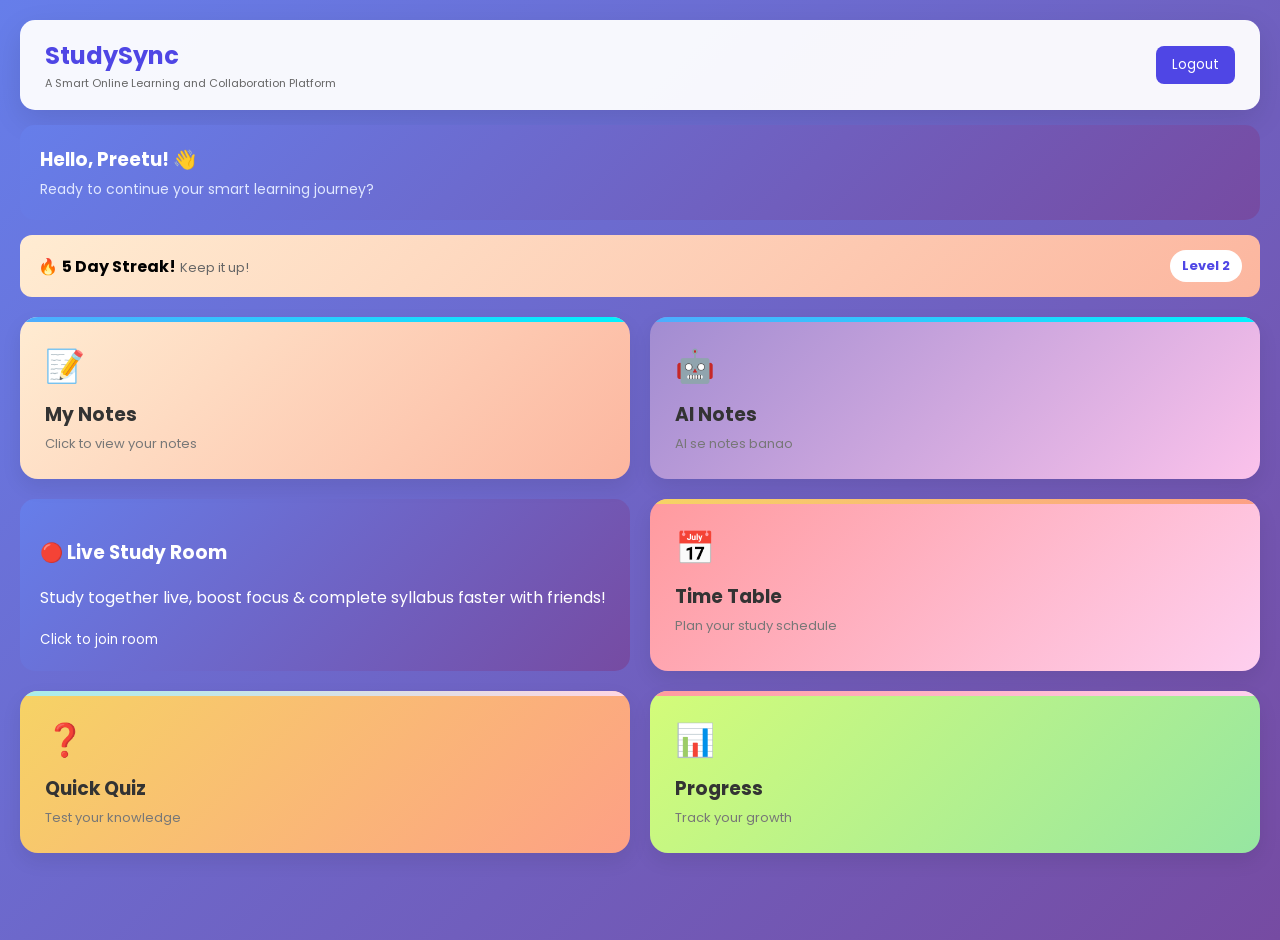
<file: frontend/dashboard.html>
<!DOCTYPE html>
<html lang="en">
<head>
<meta charset="UTF-8">
<title>studysync: A smart Online Learning And Collaboration Platform</title>
<link href="https://fonts.googleapis.com/css2?family=Poppins:wght@400;600&display=swap" rel="stylesheet">
<style>
*{font-family:'Poppins', sans-serif;}
body{margin:0; background: linear-gradient(135deg, #667eea 0%, #764ba2 100%); min-height:100vh; padding:20px;}
.header{background: rgba(255,255,255,0.95); padding:18px 25px; border-radius:15px; display:flex; justify-content:space-between; align-items:center; box-shadow:0 10px 30px rgba(0,0,0,0.1);}
.header h2{margin:0; color:#4f46e5;}
.welcome{background: rgba(255,255,255,0.95); margin-top:20px; padding:20px 25px; border-radius:15px;}
.cards{display:grid; grid-template-columns: repeat(2, 1fr); gap:20px; margin-top:20px;}
.card{background:white; padding:25px; border-radius:18px; cursor:pointer; transition:0.3s; box-shadow:0 8px 20px rgba(0,0,0,0.08); position:relative; overflow:hidden;}
.card:hover{transform: translateY(-8px); box-shadow:0 15px 35px rgba(0,0,0,0.15);}
.card::before{content:''; position:absolute; top:0; left:0; width:100%; height:5px;}
.c1::before{background: linear-gradient(90deg, #4facfe, #00f2fe);}
.c2::before{background: linear-gradient(90deg, #f6d365, #fda085);}
.c3::before{background: linear-gradient(90deg, #a8edea, #fed6e3);}
.c4::before{background: linear-gradient(90deg, #ff9a9e, #fecfef);}
.icon{font-size:32px; margin-bottom:10px;}
.card h3{margin:5px 0; color:#333;}
.card p{margin:0; color:#777; font-size:13px;}
.streak{margin-top:20px; background: white; padding:18px 22px; border-radius:15px; display:flex; justify-content:space-between; align-items:center;}
button{border:none; background:#4f46e5; color:white; padding:9px 16px; border-radius:8px; cursor:pointer;}
</style>
</head>
<body>
<div class="header" style="display:flex; justify-content:space-between; align-items:center;">
  <div>
    <h2 style="margin:0; color:#4f46e5;">StudySync</h2>
    <p style="margin:2px 0 0; font-size:11px; color:#666;">A Smart Online Learning and Collaboration Platform</p>
  </div>
  <button onclick="localStorage.clear(); location.href='login.html'">Logout</button>
</div>

<div class="welcome" style="background: linear-gradient(135deg, #667eea, #764ba2); padding:20px; border-radius:15px; color:white; margin-top:15px;">
  <h3 style="margin:0;">Hello, Preetu! 👋</h3>
  <p style="margin:5px 0 0; color:#e0e7ff; font-size:14px;">Ready to continue your smart learning journey?</p>
</div>

<div class="streak" style="margin-top:15px; background: linear-gradient(135deg, #ffecd2, #fcb69f); padding:15px 18px; border-radius:12px; display:flex; justify-content:space-between; align-items:center;">
  <div>🔥 <b>5 Day Streak!</b> <span style="color:#666; font-size:13px;">Keep it up!</span></div>
  <div style="background:white; color:#4f46e5; padding:6px 12px; border-radius:20px; font-weight:bold; font-size:13px;">Level 2</div>
</div>

</div>

<div class="cards">
  <div class="card c1" onclick="location.href='notes.html'" style="background: linear-gradient(135deg, #ffecd2, #fcb69f) !important;">
    <div class="icon">📝</div>
    <h3>My Notes</h3>
    <p>Click to view your notes</p>
  </div>
  <div class="card c1" onclick="location.href='ai.html'" style="background: linear-gradient(135deg, #a18cd1, #fbc2eb) !important;">
  <div class="icon">🤖</div>
  <h3>AI Notes</h3>
  <p>AI se notes banao</p>
</div>

  <!-- Live Study Room Card - Main feature of the app -->
  <div onclick="window.location.href='live-room.html'" style="background: linear-gradient(135deg, #667eea, #764ba2); color:white; padding:20px; border-radius:15px; cursor:pointer;">
    <h3>🔴 Live Study Room</h3>
    <p>Study together live, boost focus & complete syllabus faster with friends!</p>
    <small>Click to join room</small>
  </div>

  <div class="card c2" onclick="location.href='timetable.html'" style="background: linear-gradient(135deg, #ff9a9e, #fecfef) !important;">
    <div class="icon">📅</div>
    <h3>Time Table</h3>
    <p>Plan your study schedule</p>
  </div>

  <div class="card c3" onclick="location.href='quiz.html'" style="background: linear-gradient(135deg, #f6d365, #fda085) !important;">
    <div class="icon">❓</div>
    <h3>Quick Quiz</h3>
    <p>Test your knowledge</p>
  </div>

  <div class="card c4" onclick="location.href='progress.html'" style="background: linear-gradient(135deg, #d4fc79, #96e6a1) !important;">
    <div class="icon">📊</div>
    <h3>Progress</h3>
    <p>Track your growth</p>
  </div>
</div>

</body>
</html>
</file>
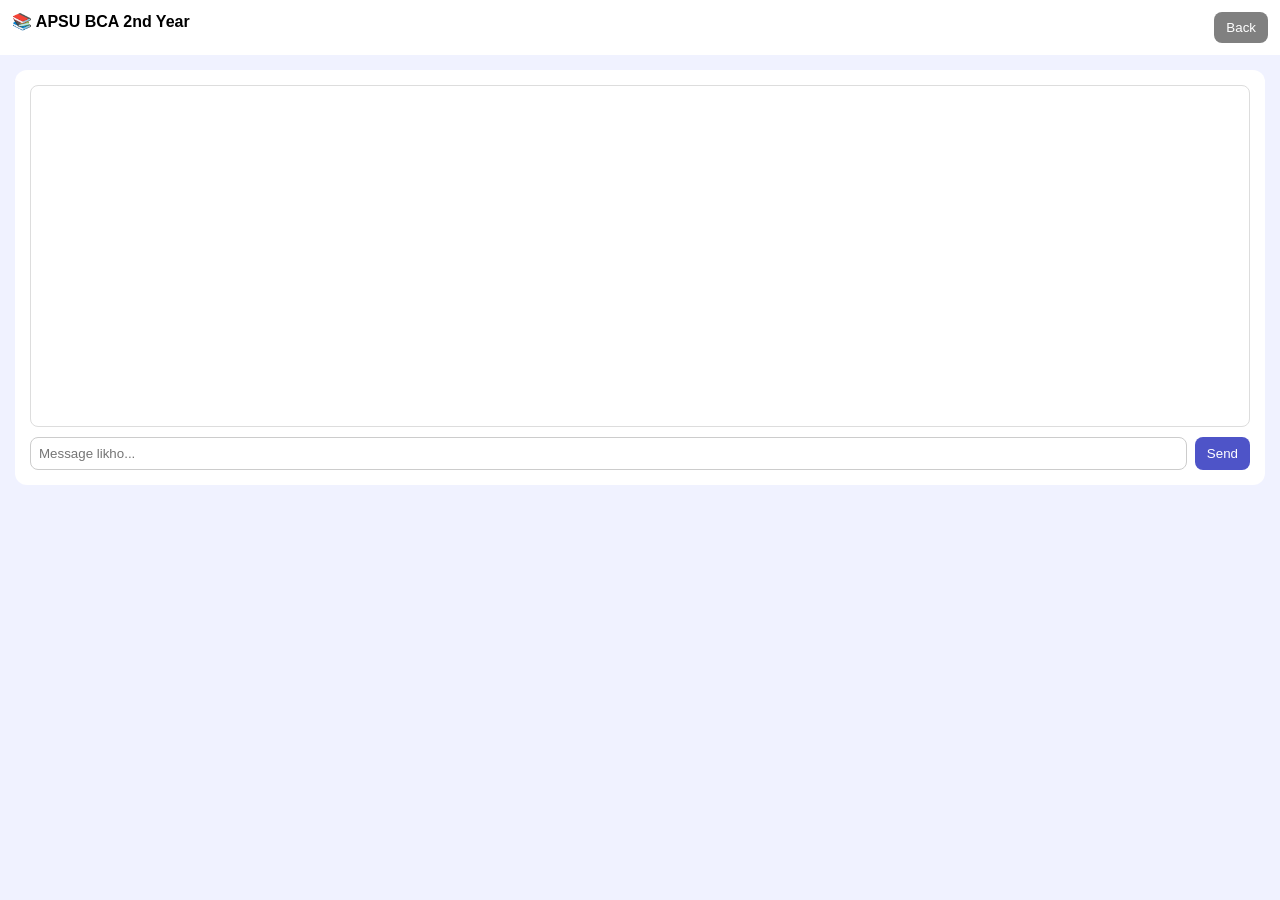
<file: frontend/groups.html>
<!DOCTYPE html><html><head><title>Groups</title>
<style>body{font-family:sans-serif;background:#f0f2ff;margin:0}.header{background:white;padding:12px;display:flex;justify-content:space-between}.card{background:white;margin:15px;padding:15px;border-radius:12px}.msg{background:#f3f4ff;padding:8px;border-radius:8px;margin:5px 0}.btn{background:#4e54c8;color:white;border:none;padding:8px 12px;border-radius:8px;cursor:pointer}</style>
</head><body>
<div class="header"><b id="gName">Group</b><a href="dashboard.html"><button class="btn" style="background:grey;">Back</button></a></div>
<div class="card">
<div id="chatBox" style="height:320px;overflow-y:auto;border:1px solid #ddd;padding:10px;border-radius:8px;"></div>
<div style="display:flex;gap:8px;margin-top:10px;">
<input id="msgInput" placeholder="Message likho..." style="flex:1;padding:8px;border-radius:8px;border:1px solid #ccc;">
<button class="btn" onclick="sendMsg()">Send</button>
</div></div>
<script>
let currentGroup = localStorage.getItem('current_group') || 'APSU BCA 2nd Year';
document.getElementById('gName').innerText = '📚 ' + currentGroup;
let chats = JSON.parse(localStorage.getItem('chat_'+currentGroup) || '[]');
function render(){ document.getElementById('chatBox').innerHTML = chats.map(c=>`<div class="msg"><b>${c.user}:</b> ${c.text}</div>`).join(''); }
function sendMsg(){ let t=document.getElementById('msgInput').value; if(!t) return; chats.push({user:'Preetu', text:t}); localStorage.setItem('chat_'+currentGroup, JSON.stringify(chats)); document.getElementById('msgInput').value=''; render(); }
render();
</script></body></html>
</file>
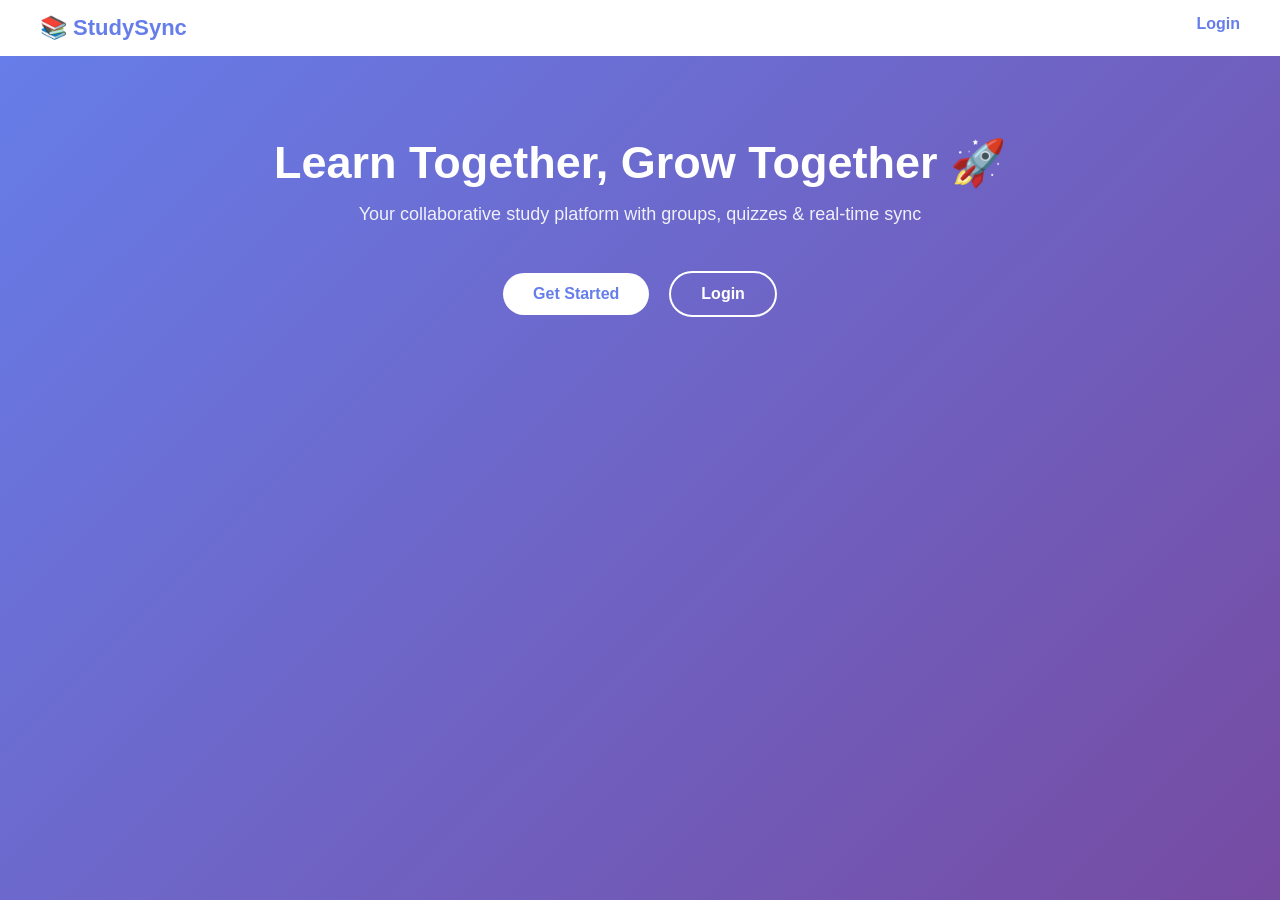
<file: frontend/index_old.html>
<!DOCTYPE html><html><head><title>StudySync - Home</title><style>
*{margin:0;padding:0;box-sizing:border-box;font-family:'Segoe UI',sans-serif}
body{background:linear-gradient(135deg,#667eea,#764ba2);min-height:100vh}
.nav{background:white;padding:15px 40px;display:flex;justify-content:space-between}
.logo{font-weight:800;color:#667eea;font-size:22px}
.hero{color:white;text-align:center;padding:80px 20px}
.hero h1{font-size:45px;margin-bottom:15px}
.btn{background:white;color:#667eea;padding:12px 30px;border-radius:30px;text-decoration:none;font-weight:700;margin:10px;display:inline-block}
.btn-out{border:2px solid white;color:white;background:transparent}
</style></head><body>
<div class="nav"><div class="logo">📚 StudySync</div><div><a href="login.html" style="text-decoration:none;font-weight:600;color:#667eea">Login</a></div></div>
<div class="hero"><h1>Learn Together, Grow Together 🚀</h1><p style="font-size:18px;opacity:0.9">Your collaborative study platform with groups, quizzes & real-time sync</p><br><br>
<a class="btn" href="signup.html">Get Started</a><a class="btn btn-out" href="login.html">Login</a>
</div></body></html>
</file>
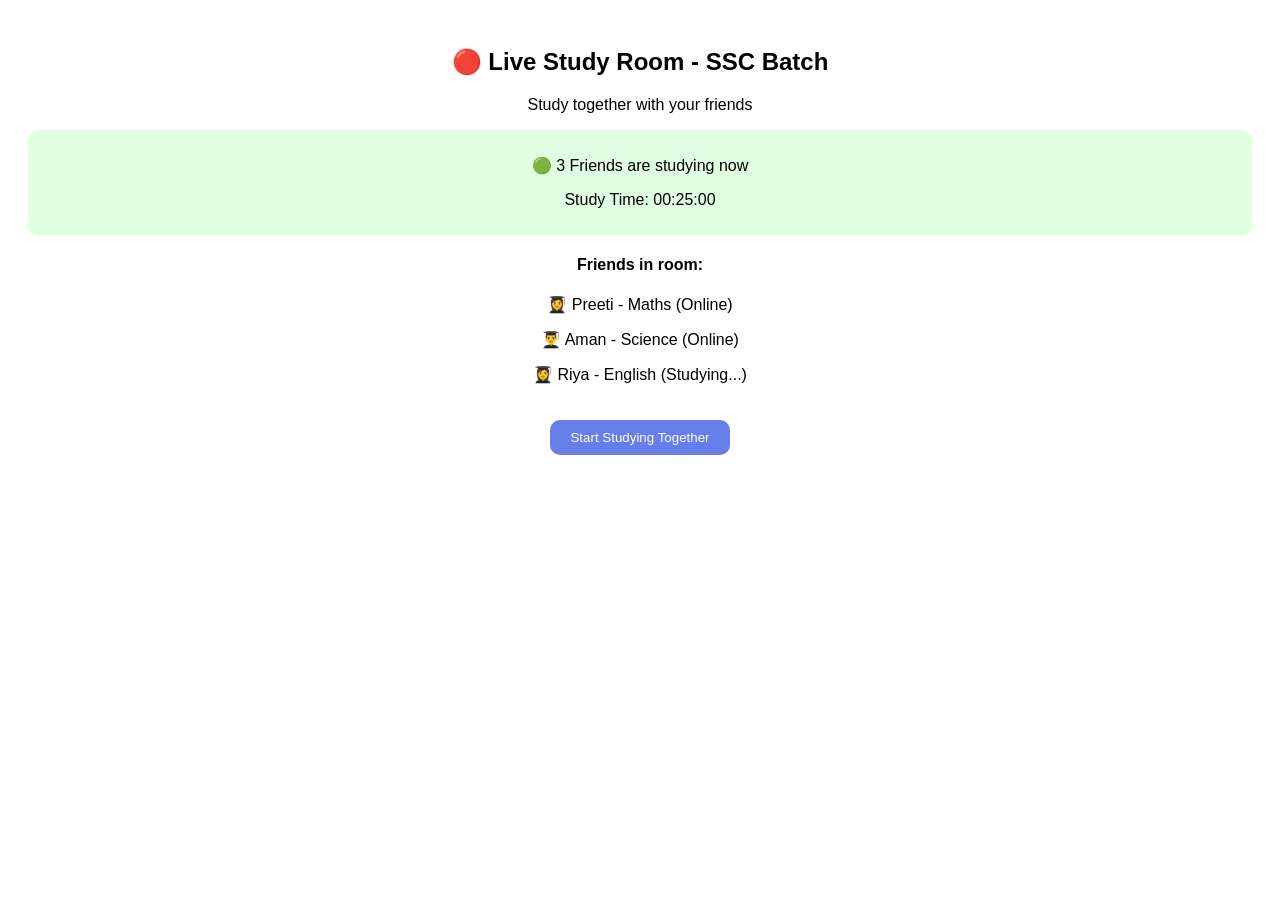
<file: frontend/live-room.html>
<!DOCTYPE html>
<html>
<head>
  <title>Live Study Room</title>
</head>
<body style="font-family: Arial; text-align:center; padding:20px;">
  <h2>🔴 Live Study Room - SSC Batch</h2>
  <p>Study together with your friends</p>
  
  <!-- Room status -->
  <div id="roomStatus" style="background:#e0ffe0; padding:10px; border-radius:10px;">
    <p>🟢 3 Friends are studying now</p>
    <p id="timer">Study Time: 00:25:00</p>
  </div>

  <!-- Friends list -->
  <div style="margin-top:20px;">
    <h4>Friends in room:</h4>
    <p>👩‍🎓 Preeti - Maths (Online)</p>
    <p>👨‍🎓 Aman - Science (Online)</p>
    <p>👩‍🎓 Riya - English (Studying...)</p>
  </div>

  <button onclick="startStudy()" style="padding:10px 20px; background:#667eea; color:white; border:none; border-radius:10px; margin-top:20px;">Start Studying Together</button>

  <script>
    // Timer for live study session
    let seconds = 1500;
    function startStudy() {
      // Start the live study timer
      alert("You joined the live study room! Your friends can see you are studying.");
      setInterval(() => {
        seconds--;
        let m = Math.floor(seconds/60);
        let s = seconds%60;
        document.getElementById('timer').innerText = `Study Time: 00:${m}:${s}`;
      }, 1000);
    }
  </script>
</body>
</html>
</file>
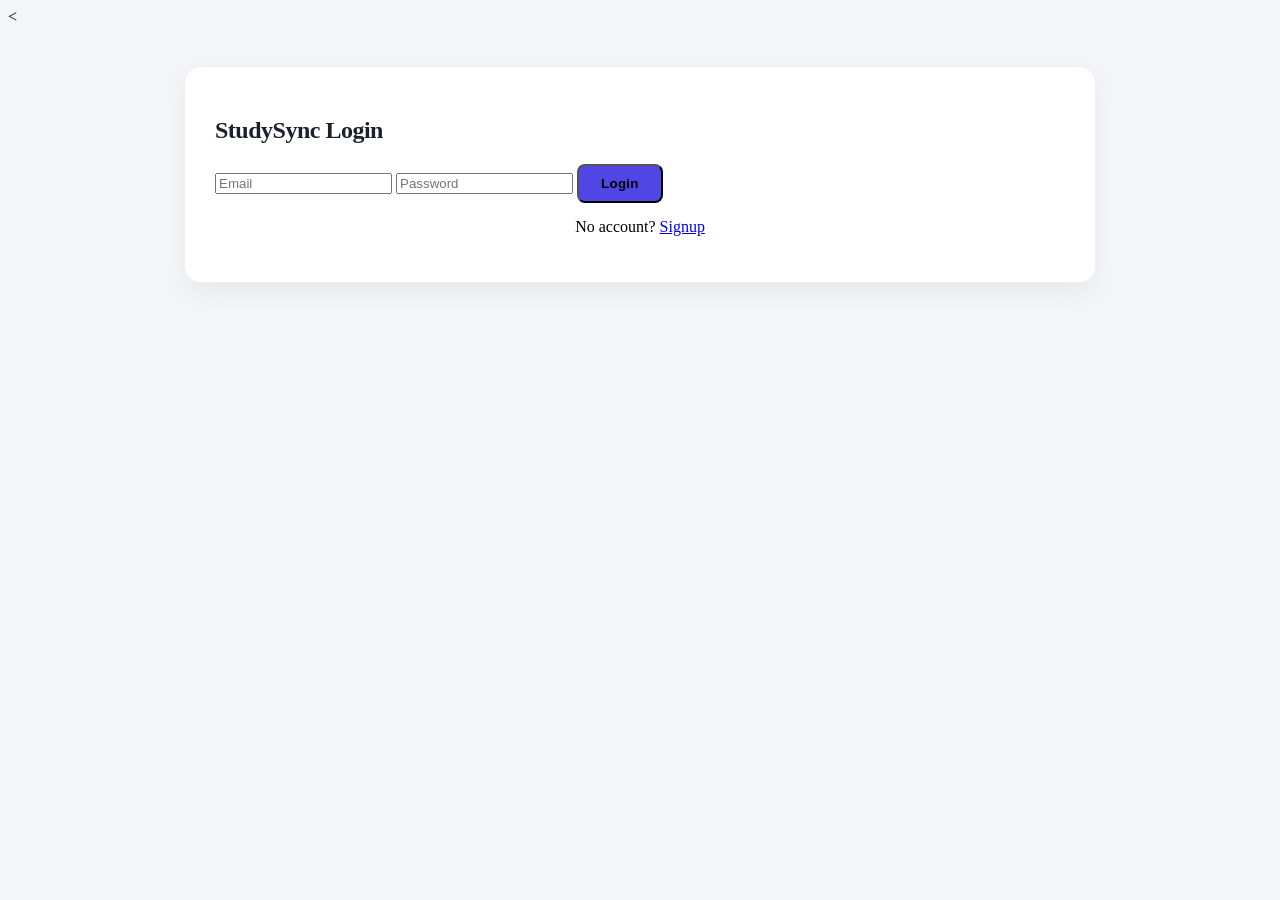
<file: frontend/login.html>
<<!DOCTYPE html>
<html>
<head>
    <title>Login - StudySync</title>
    <link rel="stylesheet" href="style.css">
</head>
<body>
    <div class="box">
        <h2>StudySync Login</h2>
        <input id="email" placeholder="Email">
        <input id="password" type="password" placeholder="Password">
        <button class="btn" onclick="login()">Login</button>
        <p style="text-align:center; margin-top:15px;">No account? <a href="signup.html">Signup</a></p>
    </div>
    <script src="js/auth.js"></script>
</body>
</html>
</file>
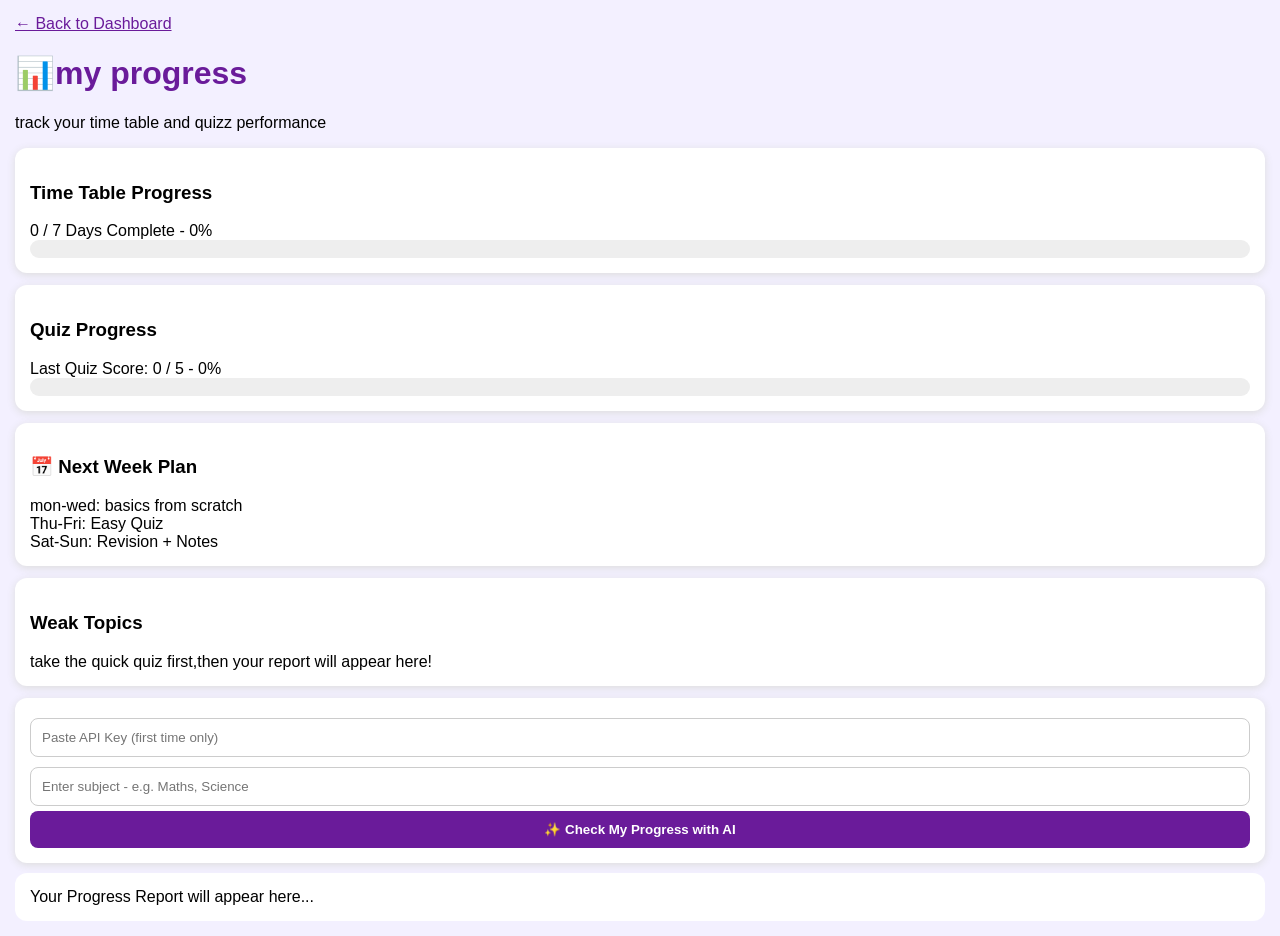
<file: frontend/progress.html>
<!DOCTYPE html>
<html><head><meta charset="UTF-8"><meta name="viewport" content="width=device-width, initial-scale=1.0">
<title>My Progress</title>
<style>body{font-family:Arial;background:#f3f0ff;margin:0;padding:15px}h1{color:#6a1b9a} .card{background:white;padding:15px;border-radius:12px;margin-bottom:12px;box-shadow:0 2px 8px #ddd} .bar{background:#eee;height:18px;border-radius:10px;overflow:hidden} .fill{background:#6a1b9a;height:18px} a{color:#6a1b9a}</style>
</head><body>
<a href="dashboard.html">← Back to Dashboard</a>
<h1>📊my progress</h1>
<p>track your time table and quizz performance</p>
<div class="card"><h3>Time Table Progress</h3><div id="timeText"></div><div class="bar"><div class="fill" id="timeBar"></div></div></div>
<div class="card"><h3>Quiz Progress</h3><div id="quizText"></div><div class="bar"><div class="fill" id="quizBar"></div></div></div>
<div class="card"><h3>📅 Next Week Plan</h3><div id="plan"></div></div>
<div class="card"><h3>Weak Topics</h3><div id="weak"></div></div>
<script src="js/data.js"></script>
<script>
let done = JSON.parse(localStorage.getItem("doneDays") || "[]");
let timePer = Math.round((done.length / TIMETABLE.length) * 100);
document.getElementById("timeText").innerText = done.length + " / " + TIMETABLE.length + " Days Complete - " + timePer + "%";
document.getElementById("timeBar").style.width = timePer + "%";

let qs = parseInt(localStorage.getItem("quizScore") || "0");
let qt = parseInt(localStorage.getItem("quizTotal") || "5");
let quizPer = qt>0 ? Math.round((qs/qt)*100) : 0;
document.getElementById("quizText").innerText = "Last Quiz Score: " + qs + " / " + qt + " - " + quizPer + "%";
document.getElementById("quizBar").style.width = quizPer + "%";

if(quizPer >= 80){ document.getElementById("plan").innerHTML = "Mon-Wed: New Topics<br>Thu-Fri: Mock Test<br>Sat-Sun: Revision"; document.getElementById("weak").innerHTML = "🎉no weak topics!you are doing good!"; }
else if(quizPer >= 50){ document.getElementById("plan").innerHTML = "Mon-Wed: Maths + Science Revision<br>Thu-Fri: Quiz Practice<br>Sat: Mock, Sun: Full Revision"; document.getElementById("weak").innerHTML = "⚠️ Maths -practice a little more"; }
else { document.getElementById("plan").innerHTML = "mon-wed: basics from scratch<br>Thu-Fri: Easy Quiz<br>Sat-Sun: Revision + Notes"; document.getElementById("weak").innerHTML = "⚠️ maths+science-focus on basics"; }
if(!localStorage.getItem("quizScore")){ document.getElementById("weak").innerHTML = "take the quick quiz first,then your report will appear here!"; }
</script><div class="card" style="background:white;padding:15px;border-radius:12px;margin:10px 0">
<input id="apiKey" type="password" placeholder="Paste API Key (first time only)" style="padding:11px;width:100%;border-radius:8px;border:1px solid #ccc;margin:5px 0;box-sizing:border-box">
<input id="topic" placeholder="Enter subject - e.g. Maths, Science" style="padding:11px;width:100%;border-radius:8px;border:1px solid #ccc;margin:5px 0;box-sizing:border-box">
<button onclick="makeProgress()" style="padding:11px;width:100%;background:#6a1b9a;color:white;border:none;border-radius:8px;font-weight:bold">✨ Check My Progress with AI</button>
</div>
<div id="box" style="background:white;padding:15px;border-radius:12px">Your Progress Report will appear here...</div>

<script>
let savedKey = localStorage.getItem("geminiApiKey") || localStorage.getItem("apiKey") || "";
if(savedKey) document.getElementById("apiKey").value = savedKey;
let saved = localStorage.getItem("aiProgress");
if(saved) document.getElementById("box").innerHTML = saved.replace(/\n/g,"<br>");

async function makeProgress(){
  let topic = document.getElementById("topic").value || "All Subjects";
  let key = document.getElementById("apiKey").value.trim();
  if(!key){ alert("Paste API Key first"); return; }
  localStorage.setItem("geminiApiKey", key);
  localStorage.setItem("apiKey", key);
  document.getElementById("box").innerHTML = "Analyzing... Please wait...";
  try{
    let res = await fetch("https://generativelanguage.googleapis.com/v1beta/models/gemini-2.5-flash:generateContent?key="+key, {method:"POST", headers:{"Content-Type":"application/json"}, body: JSON.stringify({contents:[{parts:[{text:"Give a simple student progress report in easy English for "+topic+". Tell 3 strengths, 3 weak points, and 3 tips to improve. Use simple points."}]}]})});
    let data = await res.json();
    let text = data.candidates?.[0]?.content?.parts?.[0]?.text || "Error: Check Key. " + JSON.stringify(data).slice(0,200);
    document.getElementById("box").innerHTML = text.replace(/\n/g,"<br>");
    localStorage.setItem("aiProgress", text);
  }catch(e){ document.getElementById("box").innerHTML = "Error: " + e.message; }
}
</script>
  
</body></html>
</file>
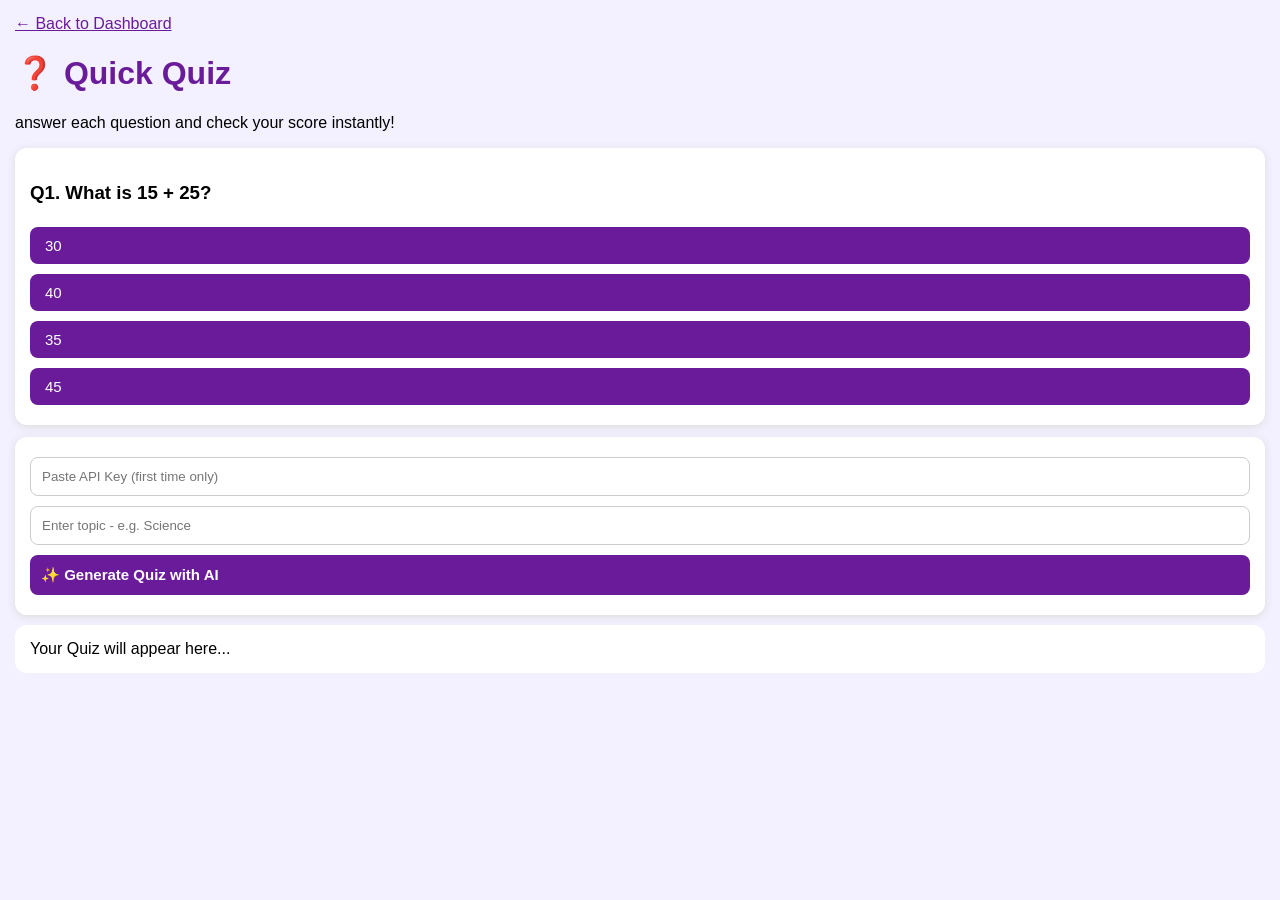
<file: frontend/quiz.html>
<!DOCTYPE html>
<html><head><meta charset="UTF-8"><meta name="viewport" content="width=device-width, initial-scale=1.0">
<title>Quick Quiz</title>
<style>body{font-family:Arial;background:#f3f0ff;margin:0;padding:15px}h1{color:#6a1b9a} .card{background:white;padding:15px;border-radius:12px;margin-bottom:12px;box-shadow:0 2px 8px #ddd} button{background:#6a1b9a;color:white;border:none;padding:10px 15px;border-radius:8px;margin:5px 0;width:100%;text-align:left;font-size:15px} a{color:#6a1b9a}</style>
</head><body>
<a href="dashboard.html">← Back to Dashboard</a>
<h1>❓ Quick Quiz</h1>
<p>answer each question and check your score instantly!</p>
<div id="box" class="card"></div>
<div id="result"></div>
<script src="js/data.js"></script>
<script>
let i=0, score=0;
function showQ(){
  if(i>=QUIZ.length){
    document.getElementById("box").innerHTML = `<h2>completed! 🎉</h2><p>your score: ${score} / ${QUIZ.length}</p><p><a href="progress.html">view progress →</a></p>`;
    localStorage.setItem("lastQuizScore", score + "/" + QUIZ.length);
    localStorage.setItem("quizTotal", QUIZ.length);
    localStorage.setItem("quizScore", score);
    return;
  }
  let q = QUIZ[i];
  let btns = "";
  q.options.forEach((op, idx)=>{ btns += `<button onclick="check(${idx})">${op}</button><br>`; });
  document.getElementById("box").innerHTML = `<h3>Q${i+1}. ${q.q}</h3>${btns}`;
}
function check(idx){
  if(idx === QUIZ[i].answer){ score++; document.getElementById("result").innerHTML = "<b style='color:green'>✅correct!</b>"; }
  else { document.getElementById("result").innerHTML = "<b style='color:red'>❌ wrong! correct answer: "+QUIZ[i].options[QUIZ[i].answer]+"</b>"; }
  i++;
  setTimeout(()=>{ document.getElementById("result").innerHTML=""; showQ(); }, 1200);
}
showQ();
</script><div class="card" style="background:white;padding:15px;border-radius:12px;margin:10px 0">
<input id="apiKey" type="password" placeholder="Paste API Key (first time only)" style="padding:11px;width:100%;border-radius:8px;border:1px solid #ccc;margin:5px 0;box-sizing:border-box">
<input id="topic" placeholder="Enter topic - e.g. Science" style="padding:11px;width:100%;border-radius:8px;border:1px solid #ccc;margin:5px 0;box-sizing:border-box">
<button onclick="makeQuiz()" style="padding:11px;width:100%;background:#6a1b9a;color:white;border:none;border-radius:8px;font-weight:bold">✨ Generate Quiz with AI</button>
</div>
<div id="box" style="background:white;padding:15px;border-radius:12px">Your Quiz will appear here...</div>

<script>
let savedKey = localStorage.getItem("geminiApiKey") || localStorage.getItem("apiKey") || "";
if(savedKey) document.getElementById("apiKey").value = savedKey;
let saved = localStorage.getItem("aiQuiz");
if(saved) document.getElementById("box").innerHTML = saved.replace(/\n/g,"<br>");

async function makeQuiz(){
  let topic = document.getElementById("topic").value || "General";
  let key = document.getElementById("apiKey").value.trim();
  if(!key){ alert("Paste API Key first"); return; }
  localStorage.setItem("geminiApiKey", key);
  localStorage.setItem("apiKey", key);
  document.getElementById("box").innerHTML = "Generating... Please wait...";
  try{
    let res = await fetch("https://generativelanguage.googleapis.com/v1beta/models/gemini-2.5-flash:generateContent?key="+key, {method:"POST", headers:{"Content-Type":"application/json"}, body: JSON.stringify({contents:[{parts:[{text:"Create 5 easy quiz questions in simple English on "+topic+". Give Question, 4 options A B C D, and Correct Answer."}]}]})});
    let data = await res.json();
    let text = data.candidates?.[0]?.content?.parts?.[0]?.text || "Error: Check Key. " + JSON.stringify(data).slice(0,200);
    document.getElementById("box").innerHTML = text.replace(/\n/g,"<br>");
    localStorage.setItem("aiQuiz", text);
  }catch(e){ document.getElementById("box").innerHTML = "Error: " + e.message; }
}
</script>
  
</body></html>
</file>
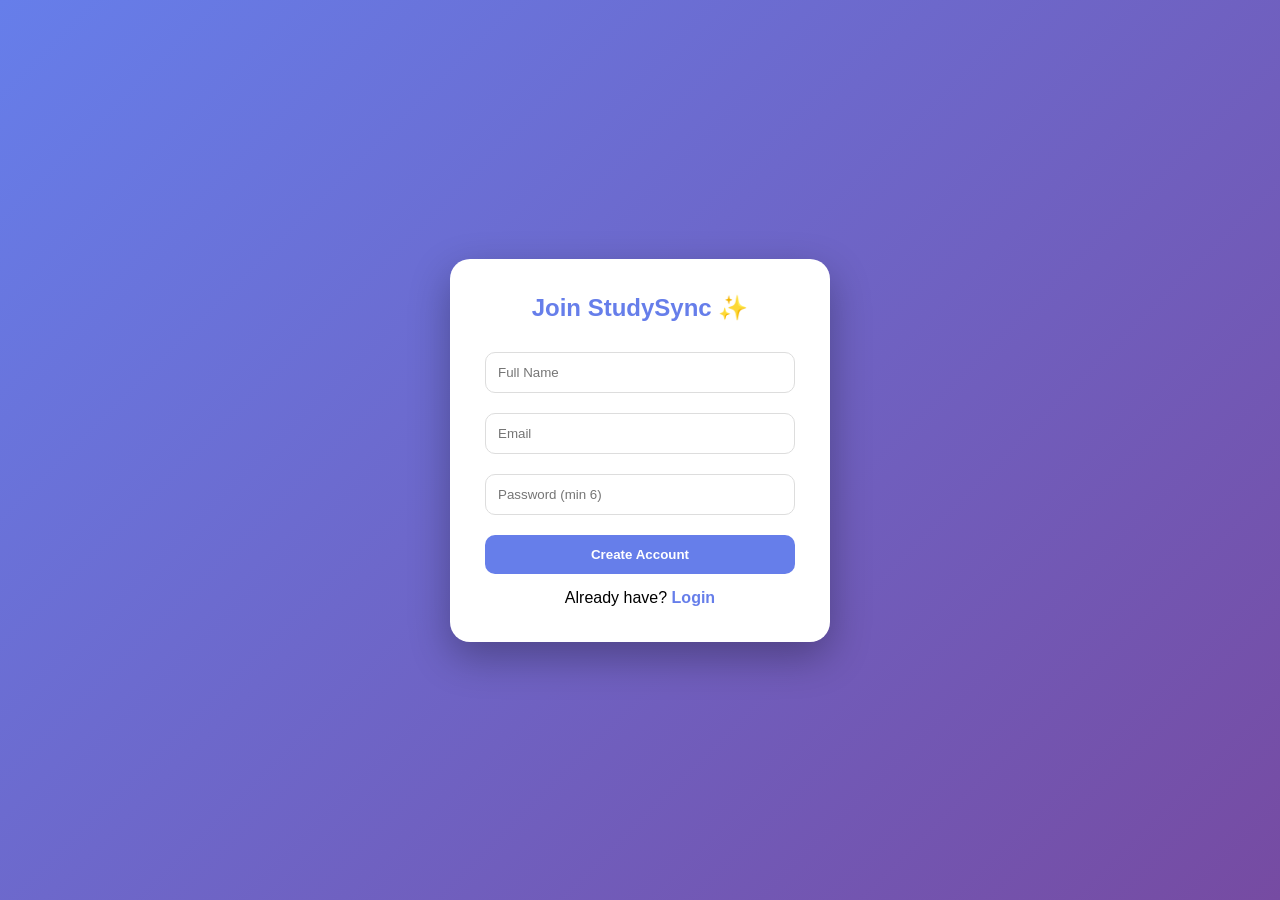
<file: frontend/signup.html>
<!DOCTYPE html><html><head><title>Signup - StudySync</title><style>
*{margin:0;padding:0;box-sizing:border-box;font-family:'Segoe UI',sans-serif}
body{background:linear-gradient(135deg,#667eea,#764ba2);height:100vh;display:flex;align-items:center;justify-content:center}
.box{background:white;padding:35px;border-radius:20px;width:380px;box-shadow:0 15px 40px rgba(0,0,0,0.3)}
h2{text-align:center;color:#667eea;margin-bottom:20px} input{width:100%;padding:12px;margin:10px 0;border:1px solid #ddd;border-radius:10px}
.btn{width:100%;padding:12px;background:#667eea;color:white;border:none;border-radius:10px;font-weight:700;cursor:pointer;margin-top:10px}
a{color:#667eea;text-decoration:none;font-weight:600}
</style></head><body>
<div class="box"><h2>Join StudySync ✨</h2>
<input id="name" placeholder="Full Name"><input id="email" placeholder="Email"><input id="password" type="password" placeholder="Password (min 6)">
<button class="btn" onclick="signup()">Create Account</button>
<p style="text-align:center;margin-top:15px">Already have? <a href="login.html">Login</a></p>
</div><script src="js/auth.js"></script></body></html>
</file>
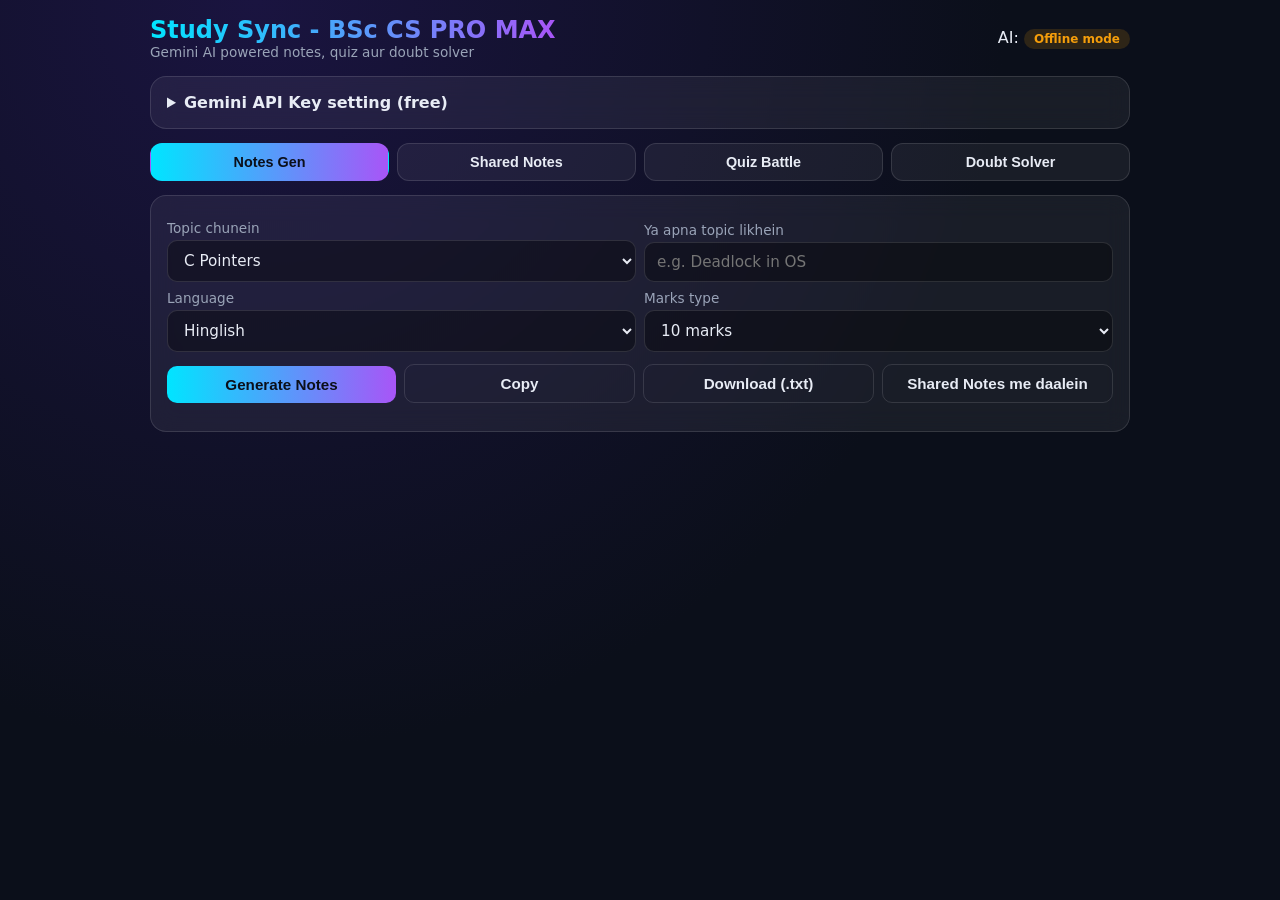
<file: frontend/studysync-ai.html>
<!DOCTYPE html>
<html lang="hi">
<head>
<meta charset="UTF-8">
<meta name="viewport" content="width=device-width, initial-scale=1.0">
<title>Study Sync - BSc CS PRO MAX (Gemini AI)</title>
<style>
  :root{
    --bg:#0b0f1a; --card:rgba(255,255,255,0.06); --border:rgba(255,255,255,0.12);
    --text:#e8ecf5; --muted:#9aa4b8; --a1:#00e5ff; --a2:#a855f7; --ok:#22c55e; --bad:#ef4444; --warn:#f59e0b;
  }
  *{box-sizing:border-box;margin:0;padding:0}
  body{font-family:system-ui,-apple-system,"Segoe UI",Roboto,sans-serif;background:radial-gradient(circle at 20% 0%,#1a1440 0%,var(--bg) 55%);color:var(--text);min-height:100vh;padding:16px}
  .wrap{max-width:980px;margin:0 auto}
  header{display:flex;justify-content:space-between;align-items:center;gap:12px;flex-wrap:wrap;margin-bottom:16px}
  h1{font-size:1.5rem;background:linear-gradient(90deg,var(--a1),var(--a2));-webkit-background-clip:text;background-clip:text;color:transparent}
  .sub{color:var(--muted);font-size:.85rem}
  .card{background:var(--card);border:1px solid var(--border);border-radius:16px;padding:16px;backdrop-filter:blur(12px);margin-bottom:14px}
  .tabs{display:grid;grid-template-columns:repeat(4,1fr);gap:8px;margin-bottom:14px}
  .tab{padding:10px 6px;border-radius:12px;border:1px solid var(--border);background:var(--card);color:var(--text);cursor:pointer;font-weight:600;font-size:.9rem}
  .tab.active{background:linear-gradient(90deg,var(--a1),var(--a2));color:#0b0f1a;border-color:transparent}
  .panel{display:none}.panel.active{display:block}
  label{display:block;font-size:.85rem;color:var(--muted);margin:8px 0 4px}
  input,select,textarea{width:100%;padding:10px 12px;border-radius:10px;border:1px solid var(--border);background:rgba(0,0,0,.35);color:var(--text);font-size:.95rem;font-family:inherit}
  textarea{min-height:120px;resize:vertical}
  .row{display:flex;gap:8px;flex-wrap:wrap;align-items:flex-end}
  .row>*{flex:1;min-width:140px}
  button.btn{padding:10px 16px;border:none;border-radius:10px;cursor:pointer;font-weight:700;background:linear-gradient(90deg,var(--a1),var(--a2));color:#0b0f1a;font-size:.95rem}
  button.btn:disabled{opacity:.5;cursor:not-allowed}
  button.ghost{background:transparent;color:var(--text);border:1px solid var(--border)}
  .output{white-space:normal;line-height:1.65;margin-top:12px;font-size:.95rem}
  .output h2,.output h3,.output h4{color:var(--a1);margin:14px 0 6px}
  .output pre{background:#05070d;border:1px solid var(--border);padding:12px;border-radius:10px;overflow-x:auto;margin:8px 0;white-space:pre}
  .output code{font-family:Consolas,monospace;font-size:.88rem}
  .output :not(pre)>code{background:rgba(255,255,255,.1);padding:1px 5px;border-radius:4px}
  .output ul,.output ol{padding-left:22px;margin:6px 0}
  .output p{margin:6px 0}
  .status{font-size:.85rem;margin-top:6px}
  .pill{display:inline-block;padding:3px 10px;border-radius:999px;font-size:.75rem;font-weight:700}
  .pill.on{background:rgba(34,197,94,.15);color:var(--ok)} .pill.off{background:rgba(245,158,11,.15);color:var(--warn)}
  .progress{height:12px;background:rgba(255,255,255,.08);border-radius:999px;overflow:hidden;margin:8px 0}
  .bar{height:100%;width:0;background:linear-gradient(90deg,var(--a1),var(--a2));transition:width .4s}
  .syl{display:flex;align-items:center;gap:8px;padding:6px 0;border-bottom:1px dashed var(--border)}
  .syl input{width:auto}
  .opt{display:block;width:100%;text-align:left;padding:12px;margin:6px 0;border-radius:10px;border:1px solid var(--border);background:rgba(0,0,0,.3);color:var(--text);cursor:pointer;font-size:.95rem}
  .opt:hover{border-color:var(--a1)}
  .opt.correct{background:rgba(34,197,94,.2);border-color:var(--ok)}
  .opt.wrong{background:rgba(239,68,68,.2);border-color:var(--bad)}
  .qhead{display:flex;justify-content:space-between;color:var(--muted);font-size:.85rem;margin-bottom:8px}
  .timer{font-weight:800;color:var(--a1)}
  .chat{max-height:420px;overflow-y:auto;display:flex;flex-direction:column;gap:10px;margin:10px 0}
  .msg{padding:10px 14px;border-radius:12px;max-width:90%}
  .msg.user{align-self:flex-end;background:linear-gradient(90deg,rgba(0,229,255,.2),rgba(168,85,247,.2))}
  .msg.bot{align-self:flex-start;background:rgba(255,255,255,.06);border:1px solid var(--border)}
  .loader{display:inline-block;width:16px;height:16px;border:2px solid var(--muted);border-top-color:var(--a1);border-radius:50%;animation:spin 1s linear infinite;vertical-align:middle}
  @keyframes spin{to{transform:rotate(360deg)}}
  .hide{display:none}
  a{color:var(--a1)}
  @media(max-width:600px){.tabs{grid-template-columns:repeat(2,1fr)} h1{font-size:1.2rem}}
</style>
</head>
<body>
<div class="wrap">

<header>
  <div>
    <h1>Study Sync - BSc CS PRO MAX</h1>
    <div class="sub">Gemini AI powered notes, quiz aur doubt solver</div>
  </div>
  <div>AI: <span id="aiStatus" class="pill off">Offline mode</span></div>
</header>

<!-- ============ API KEY SETTINGS ============ -->
<div class="card">
  <details id="keyBox">
    <summary style="cursor:pointer;font-weight:700">Gemini API Key setting (free)</summary>
    <p class="sub" style="margin-top:8px">Free key yahan se banayein: <a href="https://aistudio.google.com/apikey" target="_blank">aistudio.google.com/apikey</a> → "Create API key" → copy karke niche paste karein. Key sirf aapke browser (localStorage) me save hogi.</p>
    <div class="row" style="margin-top:8px">
      <div style="flex:3"><input id="apiKey" type="password" placeholder="AIza... apni key yahan paste karein"></div>
      <button class="btn" onclick="saveKey()">Save & Test</button>
      <button class="btn ghost" onclick="clearKey()">Remove</button>
    </div>
    <label>Model</label>
    <select id="modelSel" onchange="localStorage.setItem('ss_model',this.value)">
      <option value="gemini-2.5-flash">gemini-2.5-flash (recommended)</option>
      <option value="gemini-3.5-flash">gemini-3.5-flash</option>
      <option value="gemini-2.5-flash">gemini-2.5-flash</option>
      <option value="gemini-2.0-flash">gemini-2.0-flash</option>
    </select>
    <div id="keyMsg" class="status"></div>
  </details>
</div>

<div class="tabs">
  <button class="tab active" onclick="showTab(0)">Notes Gen</button>
  <button class="tab" onclick="showTab(1)">Shared Notes</button>
  <button class="tab" onclick="showTab(2)">Quiz Battle</button>
  <button class="tab" onclick="showTab(3)">Doubt Solver</button>
</div>

<!-- ============ TAB 1: NOTES ============ -->
<div class="panel active card">
  <div class="row">
    <div>
      <label>Topic chunein</label>
      <select id="topicSel"></select>
    </div>
    <div>
      <label>Ya apna topic likhein</label>
      <input id="customTopic" placeholder="e.g. Deadlock in OS">
    </div>
  </div>
  <div class="row">
    <div>
      <label>Language</label>
      <select id="notesLang">
        <option value="Hinglish (Hindi in Roman script mixed with English)">Hinglish</option>
        <option value="English">English</option>
        <option value="Hindi (Devanagari)">Hindi</option>
      </select>
    </div>
    <div>
      <label>Marks type</label>
      <select id="notesMarks">
        <option value="5 marks">5 marks</option>
        <option value="10 marks" selected>10 marks</option>
        <option value="short revision">Short revision</option>
      </select>
    </div>
  </div>
  <div class="row" style="margin-top:12px">
    <button class="btn" id="genBtn" onclick="generateNotes()">Generate Notes</button>
    <button class="btn ghost" onclick="copyText('notesOutput')">Copy</button>
    <button class="btn ghost" onclick="downloadNotes()">Download (.txt)</button>
    <button class="btn ghost" onclick="sendToShared()">Shared Notes me daalein</button>
  </div>
  <div id="notesOutput" class="output"></div>
</div>

<!-- ============ TAB 2: SHARED NOTES & SYLLABUS ============ -->
<div class="panel card">
  <label>Shared Notes (auto save)</label>
  <textarea id="sharedNotes" oninput="localStorage.setItem('ss_shared',this.value)" placeholder="Yahan notes likhein..."></textarea>
  <div class="row" style="margin-top:8px">
    <button class="btn ghost" onclick="insertTemplate('c')">C Template</button>
    <button class="btn ghost" onclick="insertTemplate('java')">Java Template</button>
    <button class="btn ghost" onclick="insertTemplate('sql')">SQL Template</button>
    <button class="btn" onclick="improveShared()">AI se Summarize / Improve</button>
  </div>
  <div id="sharedOutput" class="output"></div>

  <h3 style="margin-top:20px">Syllabus Progress</h3>
  <div class="progress"><div class="bar" id="sylBar"></div></div>
  <div id="sylText" class="sub"></div>
  <div id="sylList"></div>
</div>

<!-- ============ TAB 3: QUIZ ============ -->
<div class="panel card">
  <div id="quizSetup">
    <div class="row">
      <div><label>Quiz topic</label><input id="quizTopic" placeholder="e.g. DBMS Normalization, C Pointers"></div>
      <div><label>Sawal</label>
        <select id="quizCount"><option>5</option><option selected>10</option><option>15</option></select></div>
      <div><label>Level</label>
        <select id="quizLevel"><option>easy</option><option selected>medium</option><option>hard</option></select></div>
    </div>
    <div class="row" style="margin-top:12px">
      <button class="btn" id="quizBtn" onclick="startQuiz()">AI Quiz Start</button>
      <button class="btn ghost" onclick="startQuiz(true)">Offline Quiz</button>
      <button class="btn ghost" onclick="showMistakes()">Meri Mistakes</button>
    </div>
    <div id="quizMsg" class="status"></div>
  </div>
  <div id="quizArea" class="hide">
    <div class="qhead"><span id="qNum"></span><span>Score: <b id="score">0</b></span><span class="timer" id="timer">30s</span></div>
    <h3 id="qText" style="margin-bottom:8px"></h3>
    <div id="opts"></div>
    <div id="explain" class="output"></div>
    <button class="btn hide" id="nextBtn" onclick="nextQ()" style="margin-top:10px">Next</button>
  </div>
  <div id="mistakeArea" class="output"></div>
</div>

<!-- ============ TAB 4: DOUBT SOLVER ============ -->
<div class="panel card">
  <div class="chat" id="chat">
    <div class="msg bot">Namaste. Apna BSc CS ka koi bhi doubt poochiye — C, Java, DBMS, OS, DSA, Networks, Python...</div>
  </div>
  <div class="row">
    <div style="flex:4"><textarea id="doubtInput" style="min-height:60px" placeholder="Apna doubt likhein... (Ctrl+Enter se bhejein)"></textarea></div>
    <button class="btn" id="doubtBtn" onclick="solveDoubt()">Solve</button>
  </div>
  <button class="btn ghost" style="margin-top:8px" onclick="clearChat()">Chat clear</button>
</div>

</div>

<script>
/* =====================================================
   1. GEMINI AI HELPER
   ===================================================== */
function getKey(){ return localStorage.getItem('ss_key') || ''; }

async function askGemini(prompt, opts = {}){function getModel(){ return localStorage.getItem('ss_model') || 'gemini-2.5-flash'; }
  const key = getKey();
  if(!key) throw new Error('NO_KEY');
  const body = {
    contents: opts.history ? opts.history : [{ role:'user', parts:[{ text: prompt }] }],
    generationConfig: { temperature: opts.temperature ?? 0.7 }
  };
  if(opts.system) body.systemInstruction = { parts:[{ text: opts.system }] };
  if(opts.json) body.generationConfig.responseMimeType = 'application/json';

  const url = `https://generativelanguage.googleapis.com/v1beta/models/${getModel()}:generateContent`;
  const res = await fetch(url, {
    method:'POST',
    headers:{ 'Content-Type':'application/json', 'x-goog-api-key': key },
    body: JSON.stringify(body)
  });
  const data = await res.json();
  if(!res.ok){
    const m = data?.error?.message || res.statusText;
    if(res.status === 429) throw new Error('Free limit khatam (429). 1 minute baad try karein.');
    if(res.status === 400 && /API key/i.test(m)) throw new Error('API key galat hai. Settings me sahi key daalein.');
    if(res.status === 404) throw new Error('Model nahi mila. Settings me dusra model chunein.');
    throw new Error(m);
  }
  const text = data?.candidates?.[0]?.content?.parts?.map(p => p.text || '').join('') || '';
  if(!text) throw new Error('AI ne khali jawab diya, dobara try karein.');
  return text;
}

function updateStatus(){
  const el = document.getElementById('aiStatus');
  if(getKey()){ el.textContent = 'Gemini AI ON'; el.className = 'pill on'; }
  else { el.textContent = 'Offline mode'; el.className = 'pill off'; }
}

async function saveKey(){
  const k = document.getElementById('apiKey').value.trim();
  const msg = document.getElementById('keyMsg');
  if(!k){ msg.textContent = 'Pehle key paste karein.'; return; }
  localStorage.setItem('ss_key', k);
  msg.innerHTML = '<span class="loader"></span> Test ho raha hai...';
  try{
    await askGemini('Reply with just: OK');
    msg.innerHTML = '<span style="color:var(--ok)">Key kaam kar rahi hai. AI ON ho gaya.</span>';
  }catch(e){
    msg.innerHTML = '<span style="color:var(--bad)">Error: ' + esc(e.message) + '</span>';
  }
  updateStatus();
}
function clearKey(){ localStorage.removeItem('ss_key'); document.getElementById('apiKey').value=''; updateStatus(); document.getElementById('keyMsg').textContent='Key hata di gayi.'; }

/* Simple Markdown -> HTML (safe) */
function esc(s){ return String(s).replace(/&/g,'&amp;').replace(/</g,'&lt;').replace(/>/g,'&gt;'); }
function md(src){
  const blocks = [];
  src = src.replace(/```(\w*)\n?([\s\S]*?)```/g, (_, l, code) => { blocks.push(code); return `\u0000${blocks.length-1}\u0000`; });
  let html = esc(src)
    .replace(/^#### (.*)$/gm,'<h4>$1</h4>')
    .replace(/^### (.*)$/gm,'<h3>$1</h3>')
    .replace(/^## (.*)$/gm,'<h2>$1</h2>')
    .replace(/^# (.*)$/gm,'<h2>$1</h2>')
    .replace(/\*\*(.+?)\*\*/g,'<b>$1</b>')
    .replace(/`([^`]+)`/g,'<code>$1</code>')
    .replace(/^\s*[-*] (.*)$/gm,'<li>$1</li>')
    .replace(/^\s*\d+\. (.*)$/gm,'<li>$1</li>')
    .replace(/(<li>.*<\/li>\n?)+/g, m => '<ul>' + m + '</ul>')
    .replace(/\n{2,}/g,'</p><p>')
    .replace(/\n/g,'<br>');
  html = html.replace(/\u0000(\d+)\u0000/g, (_, i) => '<pre><code>' + esc(blocks[i]) + '</code></pre>');
  return '<p>' + html + '</p>';
}

/* =====================================================
   2. TABS
   ===================================================== */
function showTab(i){
  document.querySelectorAll('.tab').forEach((t,j)=>t.classList.toggle('active', i===j));
  document.querySelectorAll('.panel').forEach((p,j)=>p.classList.toggle('active', i===j));
}

/* =====================================================
   3. NOTES GENERATOR
   ===================================================== */
const topics = ["C Pointers","C Arrays & Strings","Java OOPs Concepts","Java Inheritance","Java Exception Handling",
  "DBMS Normalization","SQL Joins","DBMS ACID Properties","OS Process Scheduling","OS Deadlock","Paging & Segmentation",
  "Data Structures - Linked List","Stack & Queue","Sorting Algorithms","Binary Tree & BST","Computer Networks OSI Model",
  "TCP/IP Model","Python Basics","Digital Electronics - Logic Gates","Software Engineering SDLC"];
document.getElementById('topicSel').innerHTML = topics.map(t=>`<option>${t}</option>`).join('');

const notesDB = {
  "C Pointers": "## C Pointers\n**Definition:** Pointer ek variable hai jo dusre variable ka address store karta hai.\n\n### Theory\n- `&` address of operator\n- `*` dereference operator\n- Pointer arithmetic: p++ next element par jata hai\n\n### Code\n```c\n#include <stdio.h>\nint main(){\n  int a = 10;\n  int *p = &a;\n  printf(\"%d\", *p);\n  return 0;\n}\n```\n### Viva\n1. NULL pointer kya hai?\n2. Dangling pointer kya hai?"
};

async function generateNotes(){
  const out = document.getElementById('notesOutput');
  const btn = document.getElementById('genBtn');
  const topic = document.getElementById('customTopic').value.trim() || document.getElementById('topicSel').value;
  const lang = document.getElementById('notesLang').value;
  const marks = document.getElementById('notesMarks').value;
  out.innerHTML = '<span class="loader"></span> Notes ban rahe hai...';
  btn.disabled = true;
  try{
    const prompt = `Topic: "${topic}" (BSc Computer Science, Indian university exam).
Write exam-ready notes for a ${marks} answer in ${lang}.
Use this exact structure with markdown headings:
## ${topic}
### Definition
### Detailed Theory (with points)
### Diagram / Example (text based)
### Code Example (if relevant, C/Java/Python/SQL with comments)
### Advantages & Disadvantages (if relevant)
### Important Exam Points
### Viva Questions (5 with short answers)`;
    const text = await askGemini(prompt, { system: 'You are an expert BSc CS professor who writes clear, accurate, exam-oriented notes for Indian students.' });
    out.innerHTML = md(text);
    out.dataset.raw = text;
  }catch(e){
    const fallback = notesDB[topic] || `## ${topic}\n### Definition\n${topic} BSc CS ka important topic hai.\n### Theory\n- Basic concept samjhein\n- Working aur types likhein\n### Viva\n1. ${topic} kya hai?\n2. Iske types batayein.`;
    const note = e.message === 'NO_KEY' ? 'Offline notes dikh rahe hai. Asli AI notes ke liye upar Gemini API key daalein.' : 'AI error: ' + e.message + ' (offline notes dikh rahe hai)';
    out.innerHTML = `<div class="status" style="color:var(--warn)">${esc(note)}</div>` + md(fallback);
    out.dataset.raw = fallback;
  }finally{ btn.disabled = false; }
}

function copyText(id){
  const raw = document.getElementById(id).dataset.raw || document.getElementById(id).innerText;
  navigator.clipboard.writeText(raw).then(()=>alert('Copy ho gaya'));
}
function downloadNotes(){
  const raw = document.getElementById('notesOutput').dataset.raw;
  if(!raw){ alert('Pehle notes generate karein'); return; }
  const blob = new Blob([raw], {type:'text/plain'});
  const a = document.createElement('a');
  a.href = URL.createObjectURL(blob); a.download = 'StudySync_Notes.txt'; a.click();
}
function sendToShared(){
  const raw = document.getElementById('notesOutput').dataset.raw;
  if(!raw) return;
  const ta = document.getElementById('sharedNotes');
  ta.value += '\n\n' + raw; localStorage.setItem('ss_shared', ta.value);
  showTab(1);
}

/* =====================================================
   4. SHARED NOTES & SYLLABUS
   ===================================================== */
const templates = {
  c: "#include <stdio.h>\n\nint main() {\n    // code yahan\n    return 0;\n}\n",
  java: "public class Main {\n    public static void main(String[] args) {\n        // code yahan\n    }\n}\n",
  sql: "CREATE TABLE Student (\n  id INT PRIMARY KEY,\n  name VARCHAR(50),\n  marks INT\n);\nSELECT * FROM Student WHERE marks > 60;\n"
};
function insertTemplate(t){
  const ta = document.getElementById('sharedNotes');
  ta.value += '\n' + templates[t]; localStorage.setItem('ss_shared', ta.value);
}
async function improveShared(){
  const text = document.getElementById('sharedNotes').value.trim();
  const out = document.getElementById('sharedOutput');
  if(!text){ out.textContent = 'Pehle kuch notes likhein.'; return; }
  out.innerHTML = '<span class="loader"></span> AI padh raha hai...';
  try{
    const r = await askGemini(`Ye mere BSc CS ke notes hai. Inhe saaf, organized exam notes me badlo (Hinglish), galtiyan theek karo, aur last me 5 important points do:\n\n${text}`);
    out.innerHTML = md(r);
  }catch(e){ out.textContent = e.message === 'NO_KEY' ? 'Is feature ke liye Gemini API key chahiye.' : 'Error: ' + e.message; }
}

const syllabusData = ["C Programming","Data Structures","DBMS","Operating System","Computer Networks","Java (OOPs)","Python","Software Engineering","Digital Electronics","Discrete Maths"];
let sylDone = JSON.parse(localStorage.getItem('ss_syl') || '[]');
function renderSyllabus(){
  document.getElementById('sylList').innerHTML = syllabusData.map((s,i)=>
    `<label class="syl"><input type="checkbox" ${sylDone.includes(i)?'checked':''} onchange="toggleSyl(${i})"> ${s}</label>`).join('');
  const pct = Math.round(sylDone.length / syllabusData.length * 100);
  document.getElementById('sylBar').style.width = pct + '%';
  document.getElementById('sylText').textContent = `${sylDone.length}/${syllabusData.length} subjects complete (${pct}%)`;
}
function toggleSyl(i){
  sylDone = sylDone.includes(i) ? sylDone.filter(x=>x!==i) : [...sylDone, i];
  localStorage.setItem('ss_syl', JSON.stringify(sylDone)); renderSyllabus();
}

/* =====================================================
   5. QUIZ BATTLE
   ===================================================== */
const quizBank = [
  {q:"C me pointer ka size 64-bit system par usually kitna hota hai?", options:["2 bytes","4 bytes","8 bytes","16 bytes"], answer:2, explanation:"64-bit system par address 8 bytes ka hota hai."},
  {q:"Java me multiple inheritance kis se achieve hoti hai?", options:["Class","Interface","Package","Object"], answer:1, explanation:"Java classes multiple inheritance support nahi karti, interfaces karte hai."},
  {q:"Primary key ki property kya hai?", options:["NULL ho sakti hai","Duplicate ho sakti hai","Unique aur NOT NULL","Sirf number"], answer:2, explanation:"Primary key unique aur NOT NULL hoti hai."},
  {q:"Stack kis principle par kaam karta hai?", options:["FIFO","LIFO","Random","Priority"], answer:1, explanation:"Stack Last In First Out hai."},
  {q:"OSI model me kitni layers hai?", options:["5","6","7","4"], answer:2, explanation:"OSI model me 7 layers hai."},
  {q:"Binary search ki time complexity?", options:["O(n)","O(log n)","O(n²)","O(1)"], answer:1, explanation:"Har step me array aadha hota hai, isliye O(log n)."},
  {q:"Deadlock ki kitni necessary conditions hai?", options:["2","3","4","5"], answer:2, explanation:"Mutual exclusion, hold & wait, no preemption, circular wait."},
  {q:"SQL me duplicate rows hatane ke liye?", options:["UNIQUE","DISTINCT","DELETE","GROUP"], answer:1, explanation:"SELECT DISTINCT duplicate hata deta hai."}
];
let quiz = [], qi = 0, score = 0, timerId = null, timeLeft = 30, quizTopicName = '';
let mistakes = JSON.parse(localStorage.getItem('ss_mistakes') || '[]');

async function startQuiz(offline = false){
  const msg = document.getElementById('quizMsg');
  const btn = document.getElementById('quizBtn');
  const topic = document.getElementById('quizTopic').value.trim() || 'BSc Computer Science mixed (C, Java, DBMS, OS, DSA, Networks)';
  const count = +document.getElementById('quizCount').value;
  const level = document.getElementById('quizLevel').value;
  quizTopicName = topic;
  document.getElementById('mistakeArea').innerHTML = '';

  if(offline || !getKey()){
    if(!offline) msg.innerHTML = '<span style="color:var(--warn)">API key nahi hai, offline quiz chal raha hai.</span>';
    quiz = [...quizBank].sort(()=>Math.random()-0.5);
    return beginQuiz();
  }
  msg.innerHTML = '<span class="loader"></span> AI quiz bana raha hai...';
  btn.disabled = true;
  try{
    const prompt = `Create ${count} ${level} level multiple choice questions on "${topic}" for BSc Computer Science students (Indian university exams).
Return ONLY a JSON array. Each item: {"q": "question text", "options": ["A","B","C","D"], "answer": index_of_correct_option_0_to_3, "explanation": "short reason in Hinglish"}.
Questions must be factually correct, exactly 4 options, only one correct answer.`;
    const raw = await askGemini(prompt, { json:true, temperature:0.9 });
    let arr = JSON.parse(raw.replace(/```json|```/g,'').trim());
    if(!Array.isArray(arr)) arr = arr.questions || [];
    quiz = arr.filter(x => x.q && Array.isArray(x.options) && x.options.length >= 2 && Number.isInteger(+x.answer))
              .map(x => ({...x, answer:+x.answer}));
    if(!quiz.length) throw new Error('Quiz format galat aaya, dobara try karein.');
    msg.textContent = '';
    beginQuiz();
  }catch(e){
    msg.innerHTML = '<span style="color:var(--bad)">' + esc(e.message) + ' — offline quiz chal raha hai.</span>';
    quiz = [...quizBank].sort(()=>Math.random()-0.5);
    beginQuiz();
  }finally{ btn.disabled = false; }
}

function beginQuiz(){
  qi = 0; score = 0;
  document.getElementById('score').textContent = 0;
  document.getElementById('quizArea').classList.remove('hide');
  renderQuestion();
}

function renderQuestion(){
  clearInterval(timerId);
  const q = quiz[qi];
  document.getElementById('qNum').textContent = `Q ${qi+1}/${quiz.length}`;
  document.getElementById('qText').textContent = q.q;
  document.getElementById('explain').innerHTML = '';
  document.getElementById('nextBtn').classList.add('hide');
  document.getElementById('opts').innerHTML = q.options.map((o,i)=>`<button class="opt" onclick="checkAns(${i})">${String.fromCharCode(65+i)}. ${esc(o)}</button>`).join('');
  timeLeft = 30; document.getElementById('timer').textContent = '30s';
  timerId = setInterval(()=>{
    timeLeft--; document.getElementById('timer').textContent = timeLeft + 's';
    if(timeLeft <= 0){ clearInterval(timerId); checkAns(-1); }
  }, 1000);
}

function checkAns(i){
  clearInterval(timerId);
  const q = quiz[qi];
  const btns = document.querySelectorAll('#opts .opt');
  btns.forEach(b => b.disabled = true);
  btns[q.answer]?.classList.add('correct');
  if(i === q.answer){
    score++; document.getElementById('score').textContent = score;
  }else{
    if(i >= 0) btns[i].classList.add('wrong');
    mistakes.push({ q:q.q, your: i>=0 ? q.options[i] : 'Time out', correct:q.options[q.answer], topic:quizTopicName });
    mistakes = mistakes.slice(-50);
    localStorage.setItem('ss_mistakes', JSON.stringify(mistakes));
  }
  document.getElementById('explain').innerHTML = q.explanation ? '<b>Explanation:</b> ' + esc(q.explanation) : '';
  const nb = document.getElementById('nextBtn');
  nb.textContent = qi === quiz.length-1 ? 'Result dekhein' : 'Next';
  nb.classList.remove('hide');
}

function nextQ(){
  if(qi < quiz.length-1){ qi++; renderQuestion(); return; }
  document.getElementById('quizArea').classList.add('hide');
  const pct = Math.round(score/quiz.length*100);
  document.getElementById('quizMsg').innerHTML = `<h3>Quiz khatam. Score: ${score}/${quiz.length} (${pct}%)</h3>`;
}

async function showMistakes(){
  const area = document.getElementById('mistakeArea');
  if(!mistakes.length){ area.innerHTML = '<p>Abhi koi mistake save nahi hai.</p>'; return; }
  area.innerHTML = '<h3>Meri Mistakes</h3>' + mistakes.slice(-10).map(m=>
    `<p><b>Q:</b> ${esc(m.q)}<br><span style="color:var(--bad)">Aapka: ${esc(m.your)}</span> | <span style="color:var(--ok)">Sahi: ${esc(m.correct)}</span></p>`).join('') +
    `<button class="btn" onclick="explainMistakes()">AI se samjhein</button> <button class="btn ghost" onclick="mistakes=[];localStorage.removeItem('ss_mistakes');showMistakes()">Clear</button><div id="mistakeAI" class="output"></div>`;
}
async function explainMistakes(){
  const box = document.getElementById('mistakeAI');
  box.innerHTML = '<span class="loader"></span> AI samjha raha hai...';
  try{
    const list = mistakes.slice(-10).map((m,i)=>`${i+1}. Q: ${m.q} | Student answer: ${m.your} | Correct: ${m.correct}`).join('\n');
    const r = await askGemini(`Student ne ye sawal galat kiye. Har ek ka sahi concept short me Hinglish me samjhao aur last me weak topics + revision tips do:\n${list}`);
    box.innerHTML = md(r);
  }catch(e){ box.textContent = e.message === 'NO_KEY' ? 'Is feature ke liye API key chahiye.' : 'Error: ' + e.message; }
}

/* =====================================================
   6. DOUBT SOLVER (chat with memory)
   ===================================================== */
const doubtsDB = {
  "pointer": "Pointer ek variable hai jo dusre variable ka memory address store karta hai. Example: int *p = &a;",
  "normalization": "Normalization data redundancy kam karne ki process hai. 1NF, 2NF, 3NF, BCNF iske forms hai.",
  "deadlock": "Deadlock tab hota hai jab do ya zyada process ek dusre ke resource ka wait karte rehte hai. 4 conditions: Mutual Exclusion, Hold & Wait, No Preemption, Circular Wait.",
  "oops": "OOPs ke 4 pillars: Encapsulation, Inheritance, Polymorphism, Abstraction.",
  "recursion": "Recursion me function khud ko call karta hai. Base condition zaroori hai warna stack overflow hoga."
};
let chatHistory = [];

function addMsg(html, who){
  const d = document.createElement('div');
  d.className = 'msg ' + who; d.innerHTML = html;
  const c = document.getElementById('chat'); c.appendChild(d); c.scrollTop = c.scrollHeight;
  return d;
}

async function solveDoubt(){
  const inp = document.getElementById('doubtInput');
  const q = inp.value.trim();
  if(!q) return;
  inp.value = '';
  addMsg(esc(q), 'user');
  const wait = addMsg('<span class="loader"></span> Soch raha hoon...', 'bot');
  const btn = document.getElementById('doubtBtn'); btn.disabled = true;
  chatHistory.push({ role:'user', parts:[{ text:q }] });
  try{
    const ans = await askGemini('', {
      history: chatHistory.slice(-10),
      system: 'You are a friendly BSc Computer Science tutor for Indian students. Answer in the same language the student uses (Hinglish if mixed). Explain step by step with simple examples, give code when useful, and end with 1-2 exam tips. Keep it concise.'
    });
    chatHistory.push({ role:'model', parts:[{ text:ans }] });
    wait.innerHTML = md(ans);
  }catch(e){
    chatHistory.pop();
    const lower = q.toLowerCase();
    const key = Object.keys(doubtsDB).find(k => lower.includes(k));
    const base = key ? doubtsDB[key] : 'Is doubt ka ready answer offline database me nahi hai.';
    const note = e.message === 'NO_KEY' ? 'Har doubt ka AI answer pane ke liye upar Gemini API key daalein.' : 'AI error: ' + e.message;
    wait.innerHTML = esc(base) + `<div class="status" style="color:var(--warn)">${esc(note)}</div>`;
  }finally{ btn.disabled = false; }
}
function clearChat(){ chatHistory = []; document.getElementById('chat').innerHTML = '<div class="msg bot">Chat clear ho gaya. Naya doubt poochiye.</div>'; }
document.getElementById('doubtInput').addEventListener('keydown', e => { if(e.key === 'Enter' && e.ctrlKey) solveDoubt(); });

/* =====================================================
   7. INIT
   ===================================================== */
document.getElementById('sharedNotes').value = localStorage.getItem('ss_shared') || '';
document.getElementById('apiKey').value = getKey();
document.getElementById('modelSel').value = getModel();
if(!getKey()) document.getElementById('keyBox').open = true;
renderSyllabus();
updateStatus();
</script>
</body>
</html>
</file>
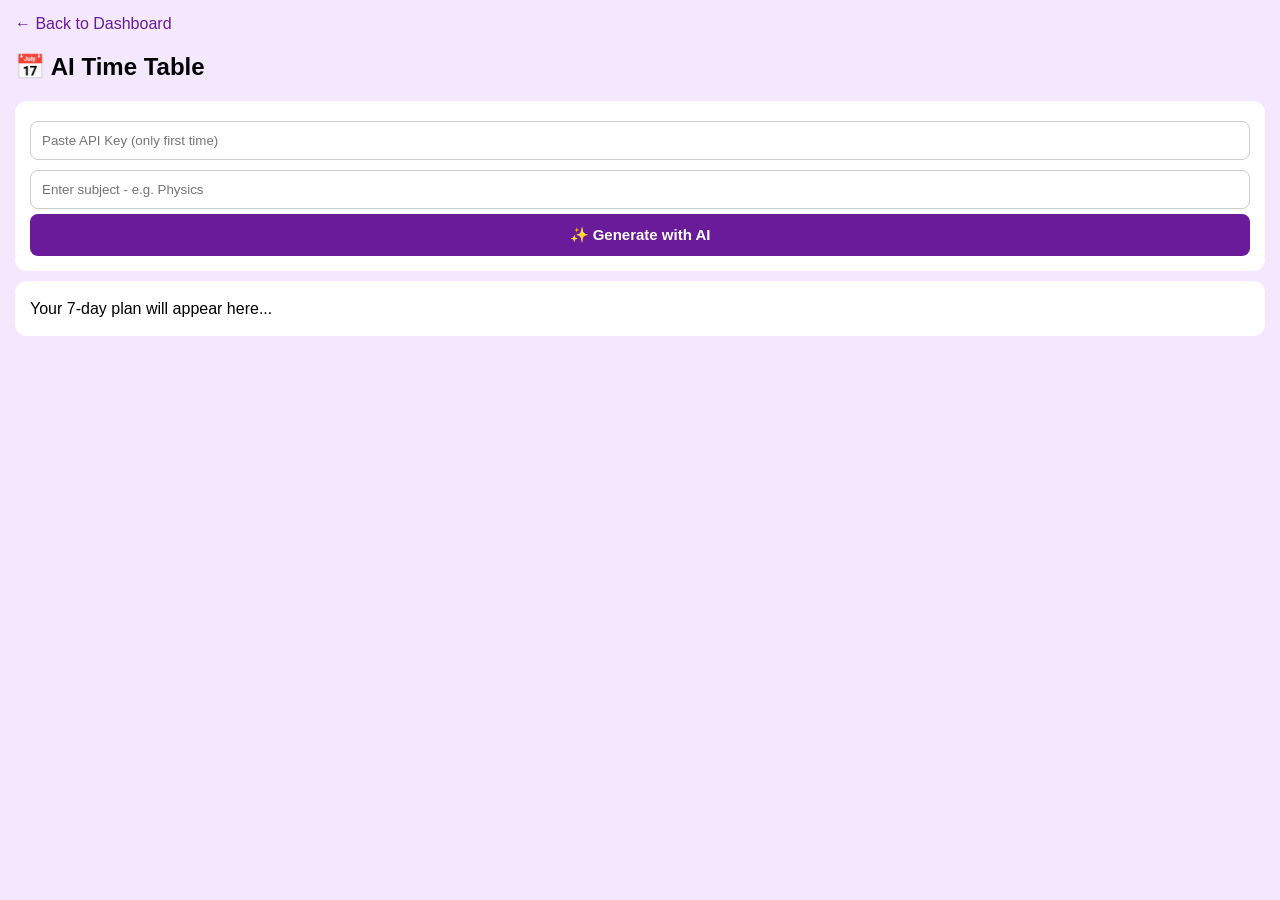
<file: frontend/timetable.html>
<!DOCTYPE html>
<html>
<head>
<meta name="viewport" content="width=device-width, initial-scale=1">
<title>AI Time Table</title>
<style>
body{font-family:Arial;background:#f3e8fd;margin:0;padding:15px}
.card{background:white;padding:15px;border-radius:12px;margin:10px 0}
input{padding:11px;width:100%;border-radius:8px;border:1px solid #ccc;margin:5px 0;box-sizing:border-box}
button{padding:12px;width:100%;background:#6a1b9a;color:white;border:none;border-radius:8px;font-weight:bold;font-size:15px}
#box{background:white;padding:15px;border-radius:12px;white-space:pre-wrap;line-height:1.6}
a{color:#6a1b9a;text-decoration:none}
</style>
</head>
<body>
<a href="index.html">← Back to Dashboard</a>
<h2>📅 AI Time Table</h2>

<div class="card">
<input id="apiKey" type="password" placeholder="Paste API Key (only first time)">
<input id="topic" placeholder="Enter subject - e.g. Physics">
<button onclick="makePlan()">✨ Generate with AI</button>
</div>

<div id="box">Your 7-day plan will appear here...</div>

<script>
let savedKey = localStorage.getItem("geminiApiKey") || localStorage.getItem("apiKey") || localStorage.getItem("gemini_key") || localStorage.getItem("api_key") || localStorage.getItem("GEMINI_API_KEY") || localStorage.getItem("notesKey") || "";
if(savedKey) document.getElementById("apiKey").value = savedKey;
let saved = localStorage.getItem("aiTimetable");
if(saved) document.getElementById("box").innerText = saved;

async function makePlan(){
  let topic = document.getElementById("topic").value || "Physics";
  let key = document.getElementById("apiKey").value.trim() || localStorage.getItem("geminiApiKey") || localStorage.getItem("apiKey") || "";
  if(!key){ alert("Paste API Key first"); return; }
  localStorage.setItem("geminiApiKey", key);
  localStorage.setItem("apiKey", key);
  document.getElementById("box").innerText = "Generating... Please wait...";
  try{
   let models = ["gemini-2.5-flash", "gemini-3.8-flash", "gemini-2.0-flash", "gemini-1.5-flash"];
let res = null;
for(let _m of models){
  res = await fetch("https://generativelanguage.googleapis.com/v1beta/models/"+_m+":generateContent?key="+key, {method:"POST", headers:{"Content-Type":"application/json"}, body: JSON.stringify({contents:[{parts:[{text: prompt}]}]})});
  if(res.ok) break;
}
    let data = await res.json();
    let text = data.candidates?.[0]?.content?.parts?.[0]?.text || "Error: Check Key. " + JSON.stringify(data).slice(0,200);
    document.getElementById("box").innerText = text;
    localStorage.setItem("aiTimetable", text);
  }catch(e){ document.getElementById("box").innerText = "Error: " + e.message; }
}let _k = localStorage.getItem("geminiApiKey") || localStorage.getItem("apiKey") || "";
let _m = localStorage.getItem("geminiModel") || localStorage.getItem("model") || "gemini-3.8-flash";
  
</script>
</body>
</html>
</file>
<file: frontend/style.css>
/* --- Professional Notes Page Design --- */
body {
  background: #f4f6f9 !important;
}

.box {
  background: #ffffff;
  max-width: 850px;
  margin: 40px auto;
  padding: 30px;
  border-radius: 16px;
  box-shadow: 0 10px 30px rgba(0,0,0,0.06);
  border: 1px solid #eef0f3;
}

.box h2, .box h3 {
  color: #1a202c;
  font-weight: 700;
  letter-spacing: -0.5px;
}

/* Upload Section ko premium banana */
input[type="file"] {
  background: #f8fafc;
  padding: 10px;
  border-radius: 8px;
  border: 1px dashed #cbd5e1;
  width: 60%;
}

button {
  background: #4f46e5 !important;
  border-radius: 8px !important;
  padding: 10px 22px !important;
  font-weight: 600 !important;
  letter-spacing: 0.3px;
  transition: 0.2s;
}

button:hover {
  background: #4338ca !important;
  transform: translateY(-1px);
}s
</file>
